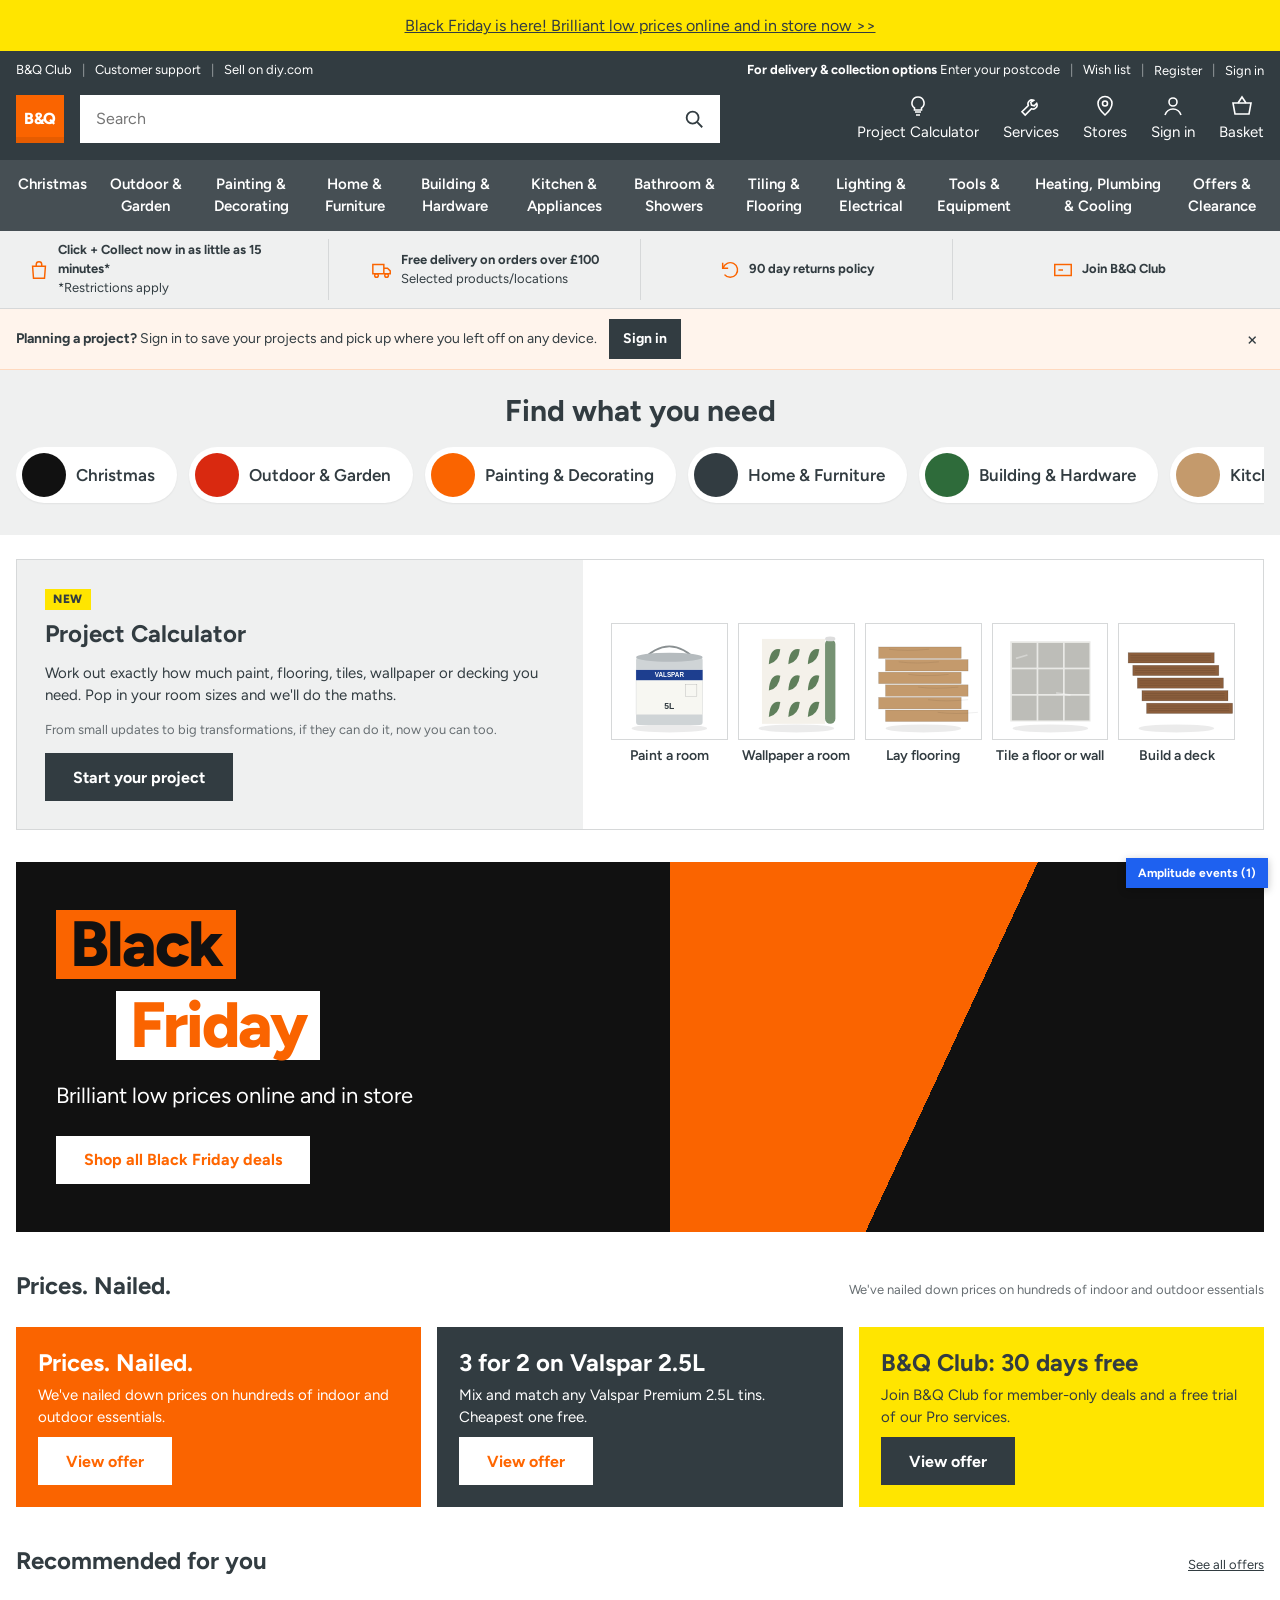
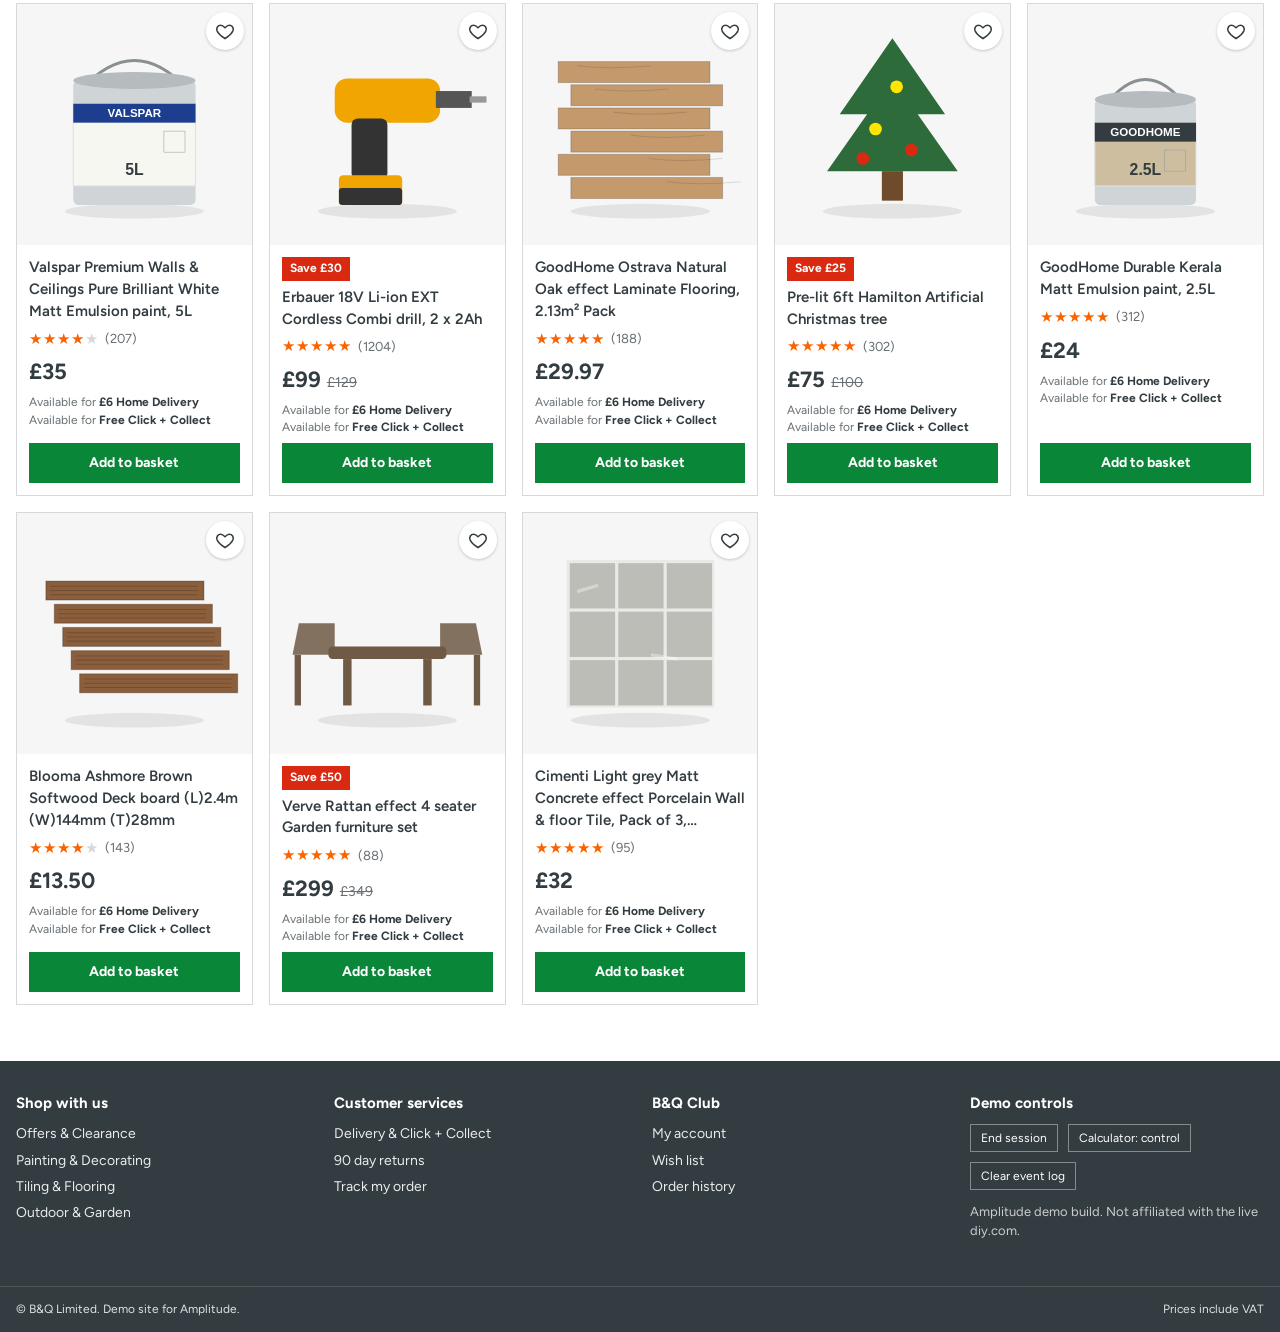
<file: index.html>
<!doctype html>
<html lang="en-GB">
<head>
<meta charset="utf-8">
<meta name="viewport" content="width=device-width, initial-scale=1">
<!-- Analytics + Session Replay (unified smart loader) -->
<script src="https://cdn.amplitude.com/script/c4f6abd9bf3540b35420fd5018dab420.js"></script>
<!-- Web Experiment — required for the visual editor to attach -->
<script src="https://cdn.amplitude.com/script/c4f6abd9bf3540b35420fd5018dab420.experiment.js"></script>
<!-- Guides & Surveys -->
<script src="https://cdn.amplitude.com/script/c4f6abd9bf3540b35420fd5018dab420.engagement.js"></script>
<script>
  // Calculator experiment preview override (?calc_variant=treatment|control), applied before first paint.
  // The live treatment is served by Web Experiment flag "calculator-item-search-improvement" (see README).
  (function () { try {
    var q = new URLSearchParams(location.search).get('calc_variant');
    if (q) localStorage.setItem('bq_calc_variant', JSON.stringify(q));
    if (JSON.parse(localStorage.getItem('bq_calc_variant') || 'null') === 'treatment') document.documentElement.classList.add('calc-improved');
  } catch (e) {} })();
  if (window.amplitude) {
    if (window.sessionReplay) amplitude.add(window.sessionReplay.plugin({ sampleRate: 1 }));
    if (window.engagement)    amplitude.add(window.engagement.plugin());
    amplitude.init("c4f6abd9bf3540b35420fd5018dab420", {
      fetchRemoteConfig: true,
      autocapture: {
        attribution: true, pageViews: true, sessions: true, formInteractions: true, fileDownloads: true,
        elementInteractions: true, frustrationInteractions: true,
        // Failed API calls (4xx/5xx) and requests with no response (0) feed Session Replay error analytics
        networkTracking: { captureRules: [{ statusCodeRange: "0,400-599" }] }
      }
    });
  }
</script>
<title>DIY Products at Everyday Low Prices at B&amp;Q</title>
<meta name="description" content="DIY products at everyday low prices. Amplitude demo build.">
<link rel="preconnect" href="https://fonts.googleapis.com">
<link rel="preconnect" href="https://fonts.gstatic.com" crossorigin>
<link rel="stylesheet" href="https://fonts.googleapis.com/css2?family=Figtree:wght@400;600;700;800&amp;display=swap">
<link rel="stylesheet" href="./assets/css/app.css">
</head>
<body data-page="home">
<div id="site-header"></div>
<main>
<section class="find"><div class="wrap"><h2>Find what you need</h2><div class="chips" id="chips"></div></div></section>
<div class="wrap" style="padding-top:24px">
  <section id="project-calculator">
    <div class="calc-promo">
      <div class="left">
        <span class="tag-new">New</span>
        <h2 style="margin-top:10px">Project Calculator</h2>
        <p>Work out exactly how much paint, flooring, tiles, wallpaper or decking you need. Pop in your room sizes and we'll do the maths.</p>
        <p class="muted small">From small updates to big transformations, if they can do it, now you can too.</p>
        <a class="btn btn-dark" href="calculator.html">Start your project</a>
      </div>
      <div class="right" id="calcTiles"></div>
    </div>
  </section>
  <section class="section" id="recentSec" hidden><div class="section-head"><h2>Recently viewed</h2></div><div class="grid" id="recent"></div></section>
  <section class="section">
  <div class="hero" aria-label="Black Friday">
    <div class="copy">
      <span class="stamp">Black</span><span class="stamp">Friday</span>
      <p>Brilliant low prices online and in store</p>
      <a class="btn btn-promo" href="category.html?c=offers" style="align-self:flex-start">Shop all Black Friday deals</a>
    </div>
    <div class="art" aria-hidden="true"></div>
  </div>
  </section>
  <section class="section"><div class="section-head"><h2>Prices. Nailed.</h2><span class="small muted">We've nailed down prices on hundreds of indoor and outdoor essentials</span></div><div class="offer-grid" id="offers"></div></section>
  <section class="section"><div class="section-head"><h2>Recommended for you</h2><a href="category.html?c=offers" class="small">See all offers</a></div><div class="grid" id="recs"></div></section>
</div>
</main>
<div id="site-footer"></div>
<script src="./assets/js/catalogue.js"></script>
<script src="./assets/js/app.js"></script>
</body>
</html>
</file>
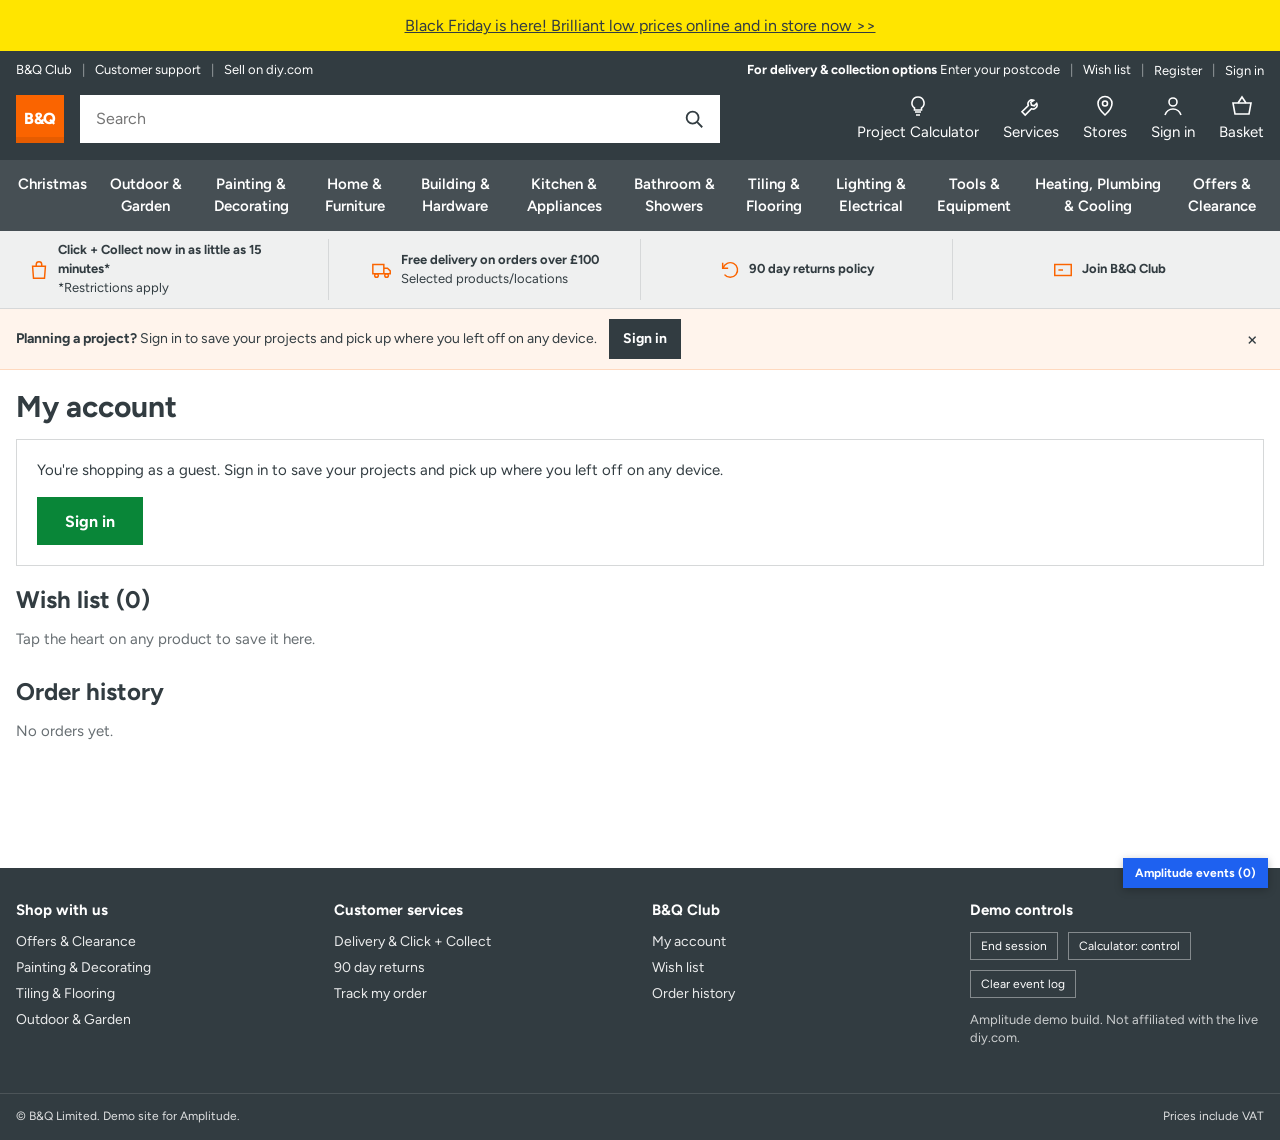
<file: account.html>
<!doctype html>
<html lang="en-GB">
<head>
<meta charset="utf-8">
<meta name="viewport" content="width=device-width, initial-scale=1">
<!-- Analytics + Session Replay (unified smart loader) -->
<script src="https://cdn.amplitude.com/script/c4f6abd9bf3540b35420fd5018dab420.js"></script>
<!-- Web Experiment — required for the visual editor to attach -->
<script src="https://cdn.amplitude.com/script/c4f6abd9bf3540b35420fd5018dab420.experiment.js"></script>
<!-- Guides & Surveys -->
<script src="https://cdn.amplitude.com/script/c4f6abd9bf3540b35420fd5018dab420.engagement.js"></script>
<script>
  // Calculator experiment preview override (?calc_variant=treatment|control), applied before first paint.
  // The live treatment is served by Web Experiment flag "calculator-item-search-improvement" (see README).
  (function () { try {
    var q = new URLSearchParams(location.search).get('calc_variant');
    if (q) localStorage.setItem('bq_calc_variant', JSON.stringify(q));
    if (JSON.parse(localStorage.getItem('bq_calc_variant') || 'null') === 'treatment') document.documentElement.classList.add('calc-improved');
  } catch (e) {} })();
  if (window.amplitude) {
    if (window.sessionReplay) amplitude.add(window.sessionReplay.plugin({ sampleRate: 1 }));
    if (window.engagement)    amplitude.add(window.engagement.plugin());
    amplitude.init("c4f6abd9bf3540b35420fd5018dab420", {
      fetchRemoteConfig: true,
      autocapture: {
        attribution: true, pageViews: true, sessions: true, formInteractions: true, fileDownloads: true,
        elementInteractions: true, frustrationInteractions: true,
        // Failed API calls (4xx/5xx) and requests with no response (0) feed Session Replay error analytics
        networkTracking: { captureRules: [{ statusCodeRange: "0,400-599" }] }
      }
    });
  }
</script>
<title>My account | DIY at B&amp;Q</title>
<meta name="description" content="DIY products at everyday low prices. Amplitude demo build.">
<link rel="preconnect" href="https://fonts.googleapis.com">
<link rel="preconnect" href="https://fonts.gstatic.com" crossorigin>
<link rel="stylesheet" href="https://fonts.googleapis.com/css2?family=Figtree:wght@400;600;700;800&amp;display=swap">
<link rel="stylesheet" href="./assets/css/app.css">
</head>
<body data-page="account">
<div id="site-header"></div>
<main class="wrap" style="padding-top:20px"><div id="account"></div></main>
<div id="site-footer"></div>
<script src="./assets/js/catalogue.js"></script>
<script src="./assets/js/app.js"></script>
</body>
</html>
</file>
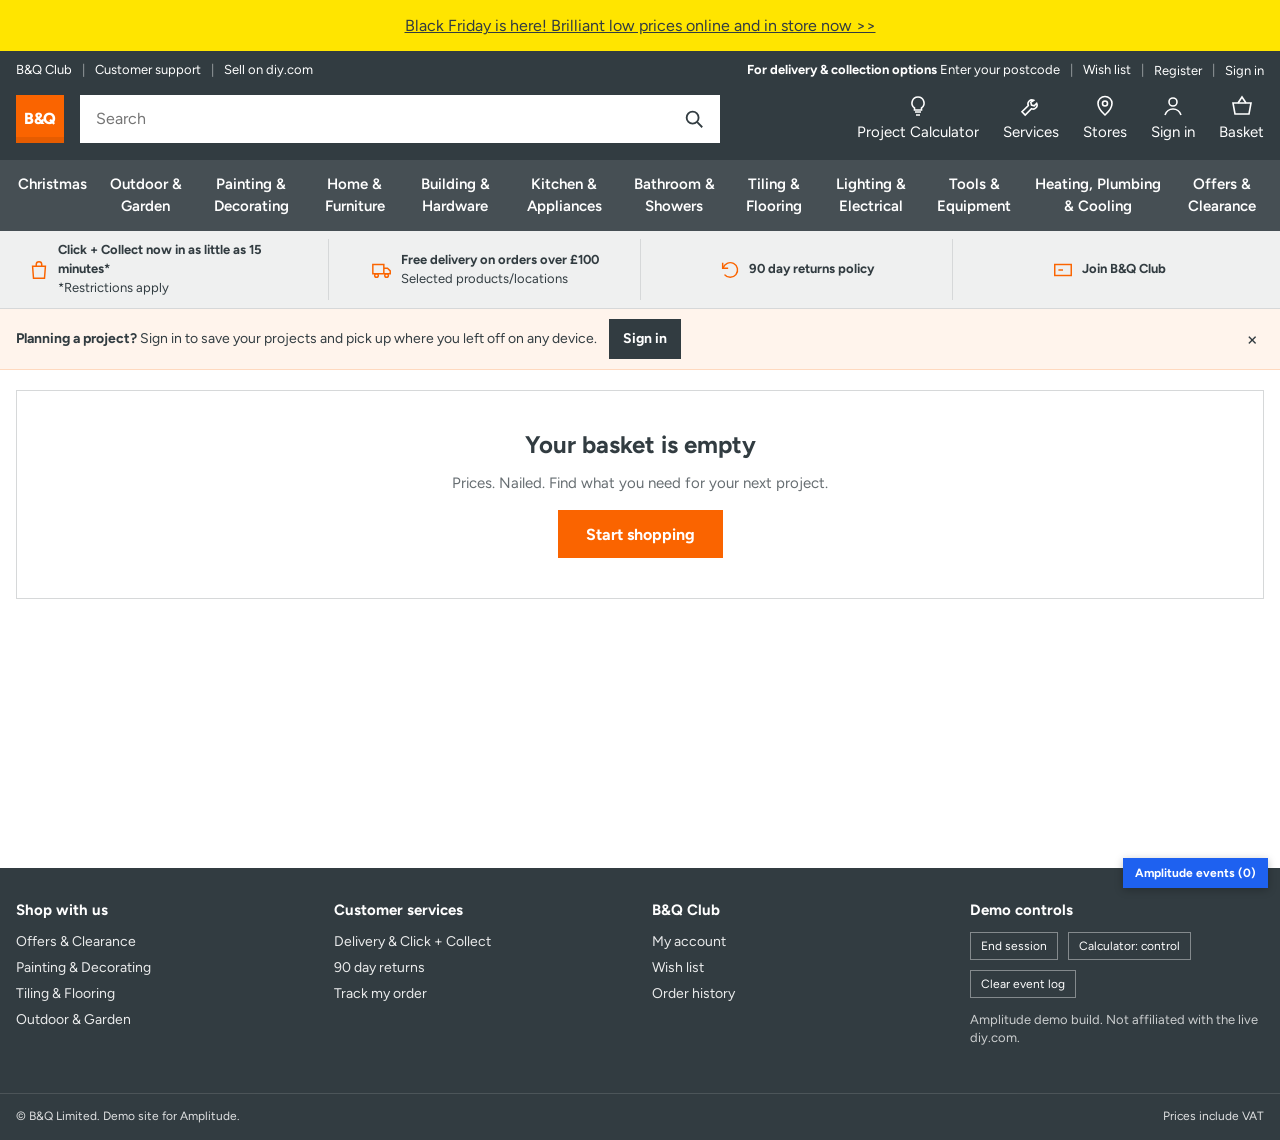
<file: basket.html>
<!doctype html>
<html lang="en-GB">
<head>
<meta charset="utf-8">
<meta name="viewport" content="width=device-width, initial-scale=1">
<!-- Analytics + Session Replay (unified smart loader) -->
<script src="https://cdn.amplitude.com/script/c4f6abd9bf3540b35420fd5018dab420.js"></script>
<!-- Web Experiment — required for the visual editor to attach -->
<script src="https://cdn.amplitude.com/script/c4f6abd9bf3540b35420fd5018dab420.experiment.js"></script>
<!-- Guides & Surveys -->
<script src="https://cdn.amplitude.com/script/c4f6abd9bf3540b35420fd5018dab420.engagement.js"></script>
<script>
  // Calculator experiment preview override (?calc_variant=treatment|control), applied before first paint.
  // The live treatment is served by Web Experiment flag "calculator-item-search-improvement" (see README).
  (function () { try {
    var q = new URLSearchParams(location.search).get('calc_variant');
    if (q) localStorage.setItem('bq_calc_variant', JSON.stringify(q));
    if (JSON.parse(localStorage.getItem('bq_calc_variant') || 'null') === 'treatment') document.documentElement.classList.add('calc-improved');
  } catch (e) {} })();
  if (window.amplitude) {
    if (window.sessionReplay) amplitude.add(window.sessionReplay.plugin({ sampleRate: 1 }));
    if (window.engagement)    amplitude.add(window.engagement.plugin());
    amplitude.init("c4f6abd9bf3540b35420fd5018dab420", {
      fetchRemoteConfig: true,
      autocapture: {
        attribution: true, pageViews: true, sessions: true, formInteractions: true, fileDownloads: true,
        elementInteractions: true, frustrationInteractions: true,
        // Failed API calls (4xx/5xx) and requests with no response (0) feed Session Replay error analytics
        networkTracking: { captureRules: [{ statusCodeRange: "0,400-599" }] }
      }
    });
  }
</script>
<title>Your basket | DIY at B&amp;Q</title>
<meta name="description" content="DIY products at everyday low prices. Amplitude demo build.">
<link rel="preconnect" href="https://fonts.googleapis.com">
<link rel="preconnect" href="https://fonts.gstatic.com" crossorigin>
<link rel="stylesheet" href="https://fonts.googleapis.com/css2?family=Figtree:wght@400;600;700;800&amp;display=swap">
<link rel="stylesheet" href="./assets/css/app.css">
</head>
<body data-page="basket">
<div id="site-header"></div>
<main class="wrap" style="padding-top:20px"><div id="basket"></div></main>
<div id="site-footer"></div>
<script src="./assets/js/catalogue.js"></script>
<script src="./assets/js/app.js"></script>
</body>
</html>
</file>
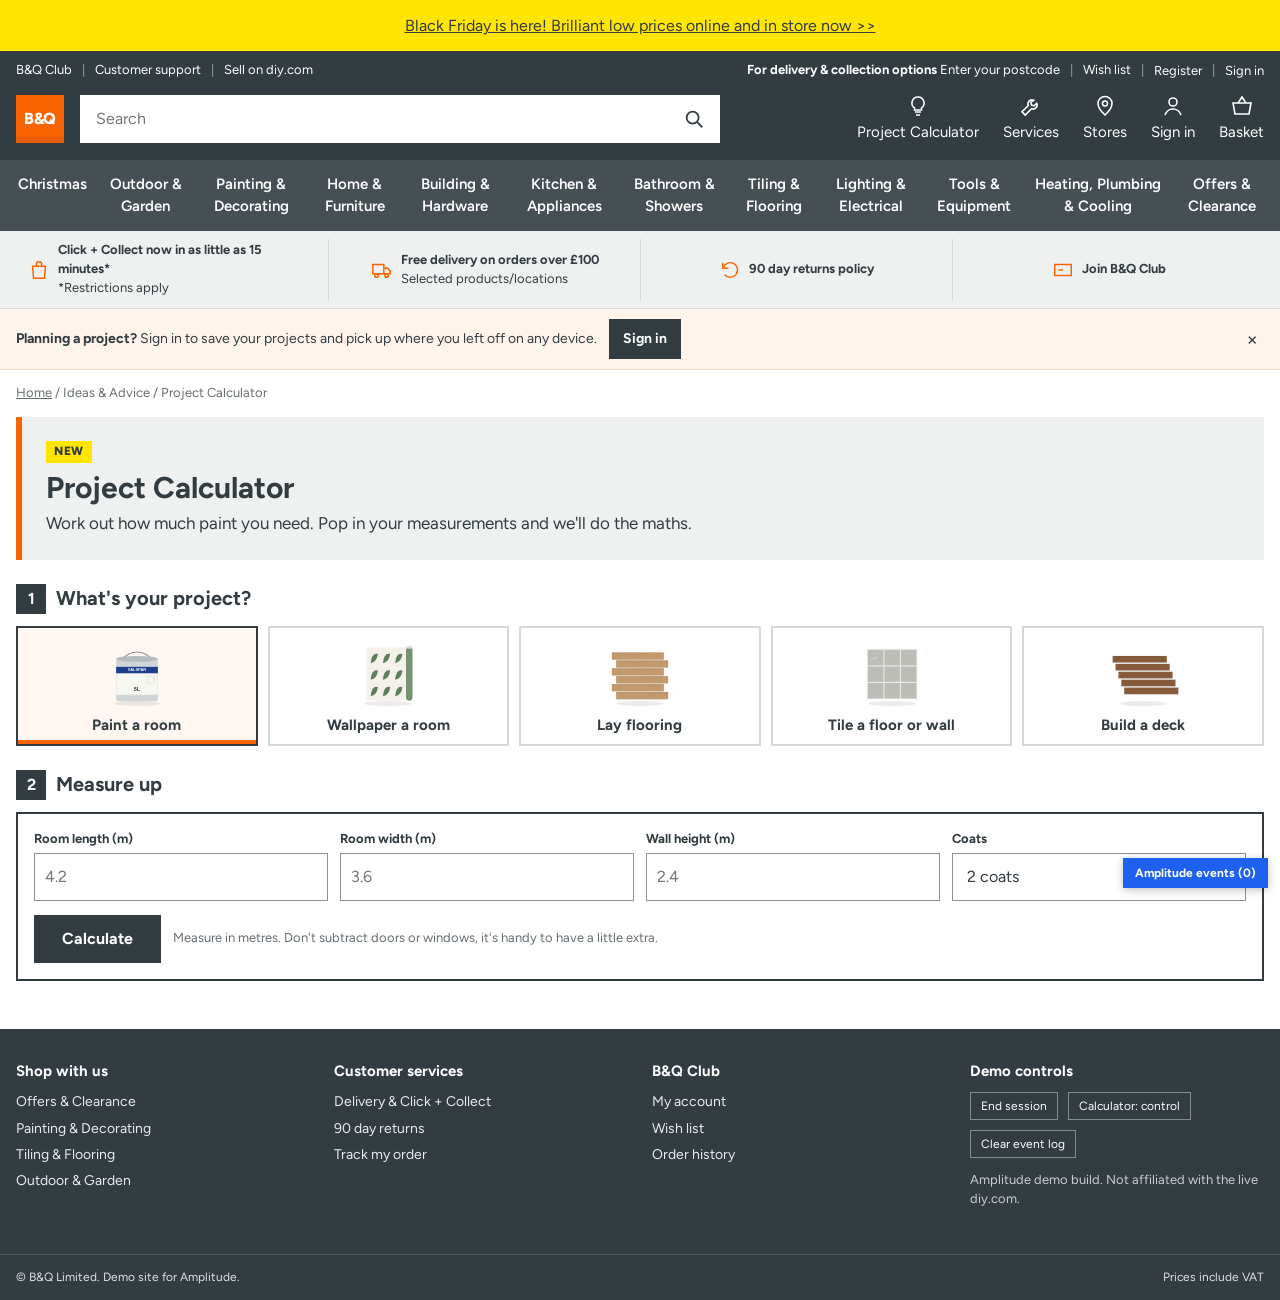
<file: calculator.html>
<!doctype html>
<html lang="en-GB">
<head>
<meta charset="utf-8">
<meta name="viewport" content="width=device-width, initial-scale=1">
<!-- Analytics + Session Replay (unified smart loader) -->
<script src="https://cdn.amplitude.com/script/c4f6abd9bf3540b35420fd5018dab420.js"></script>
<!-- Web Experiment — required for the visual editor to attach -->
<script src="https://cdn.amplitude.com/script/c4f6abd9bf3540b35420fd5018dab420.experiment.js"></script>
<!-- Guides & Surveys -->
<script src="https://cdn.amplitude.com/script/c4f6abd9bf3540b35420fd5018dab420.engagement.js"></script>
<script>
  // Calculator experiment preview override (?calc_variant=treatment|control), applied before first paint.
  // The live treatment is served by Web Experiment flag "calculator-item-search-improvement" (see README).
  (function () { try {
    var q = new URLSearchParams(location.search).get('calc_variant');
    if (q) localStorage.setItem('bq_calc_variant', JSON.stringify(q));
    if (JSON.parse(localStorage.getItem('bq_calc_variant') || 'null') === 'treatment') document.documentElement.classList.add('calc-improved');
  } catch (e) {} })();
  if (window.amplitude) {
    if (window.sessionReplay) amplitude.add(window.sessionReplay.plugin({ sampleRate: 1 }));
    if (window.engagement)    amplitude.add(window.engagement.plugin());
    amplitude.init("c4f6abd9bf3540b35420fd5018dab420", {
      fetchRemoteConfig: true,
      autocapture: {
        attribution: true, pageViews: true, sessions: true, formInteractions: true, fileDownloads: true,
        elementInteractions: true, frustrationInteractions: true,
        // Failed API calls (4xx/5xx) and requests with no response (0) feed Session Replay error analytics
        networkTracking: { captureRules: [{ statusCodeRange: "0,400-599" }] }
      }
    });
  }
</script>
<title>Project Calculator | DIY at B&amp;Q</title>
<meta name="description" content="DIY products at everyday low prices. Amplitude demo build.">
<link rel="preconnect" href="https://fonts.googleapis.com">
<link rel="preconnect" href="https://fonts.gstatic.com" crossorigin>
<link rel="stylesheet" href="https://fonts.googleapis.com/css2?family=Figtree:wght@400;600;700;800&amp;display=swap">
<link rel="stylesheet" href="./assets/css/app.css">
</head>
<body data-page="calculator">
<div id="site-header"></div>
<main class="wrap">
<div class="crumbs"><a href="index.html">Home</a> / Ideas &amp; Advice / Project Calculator</div>
<section class="calc-hero">
  <span class="tag-new">New</span>
  <h1>Project Calculator</h1>
  <p id="calcIntro">Work out how much you need. Pop in your measurements and we'll do the maths.</p>
</section>
<h2 class="calc-step"><span class="n">1</span>What's your project?</h2>
<div class="calc-types" id="calcTypes" role="group" aria-label="Project type"></div>
<h2 class="calc-step"><span class="n">2</span>Measure up</h2>
<div id="calcMount"></div>
</main>
<div id="site-footer"></div>
<script src="./assets/js/catalogue.js"></script>
<script src="./assets/js/app.js"></script>
</body>
</html>
</file>
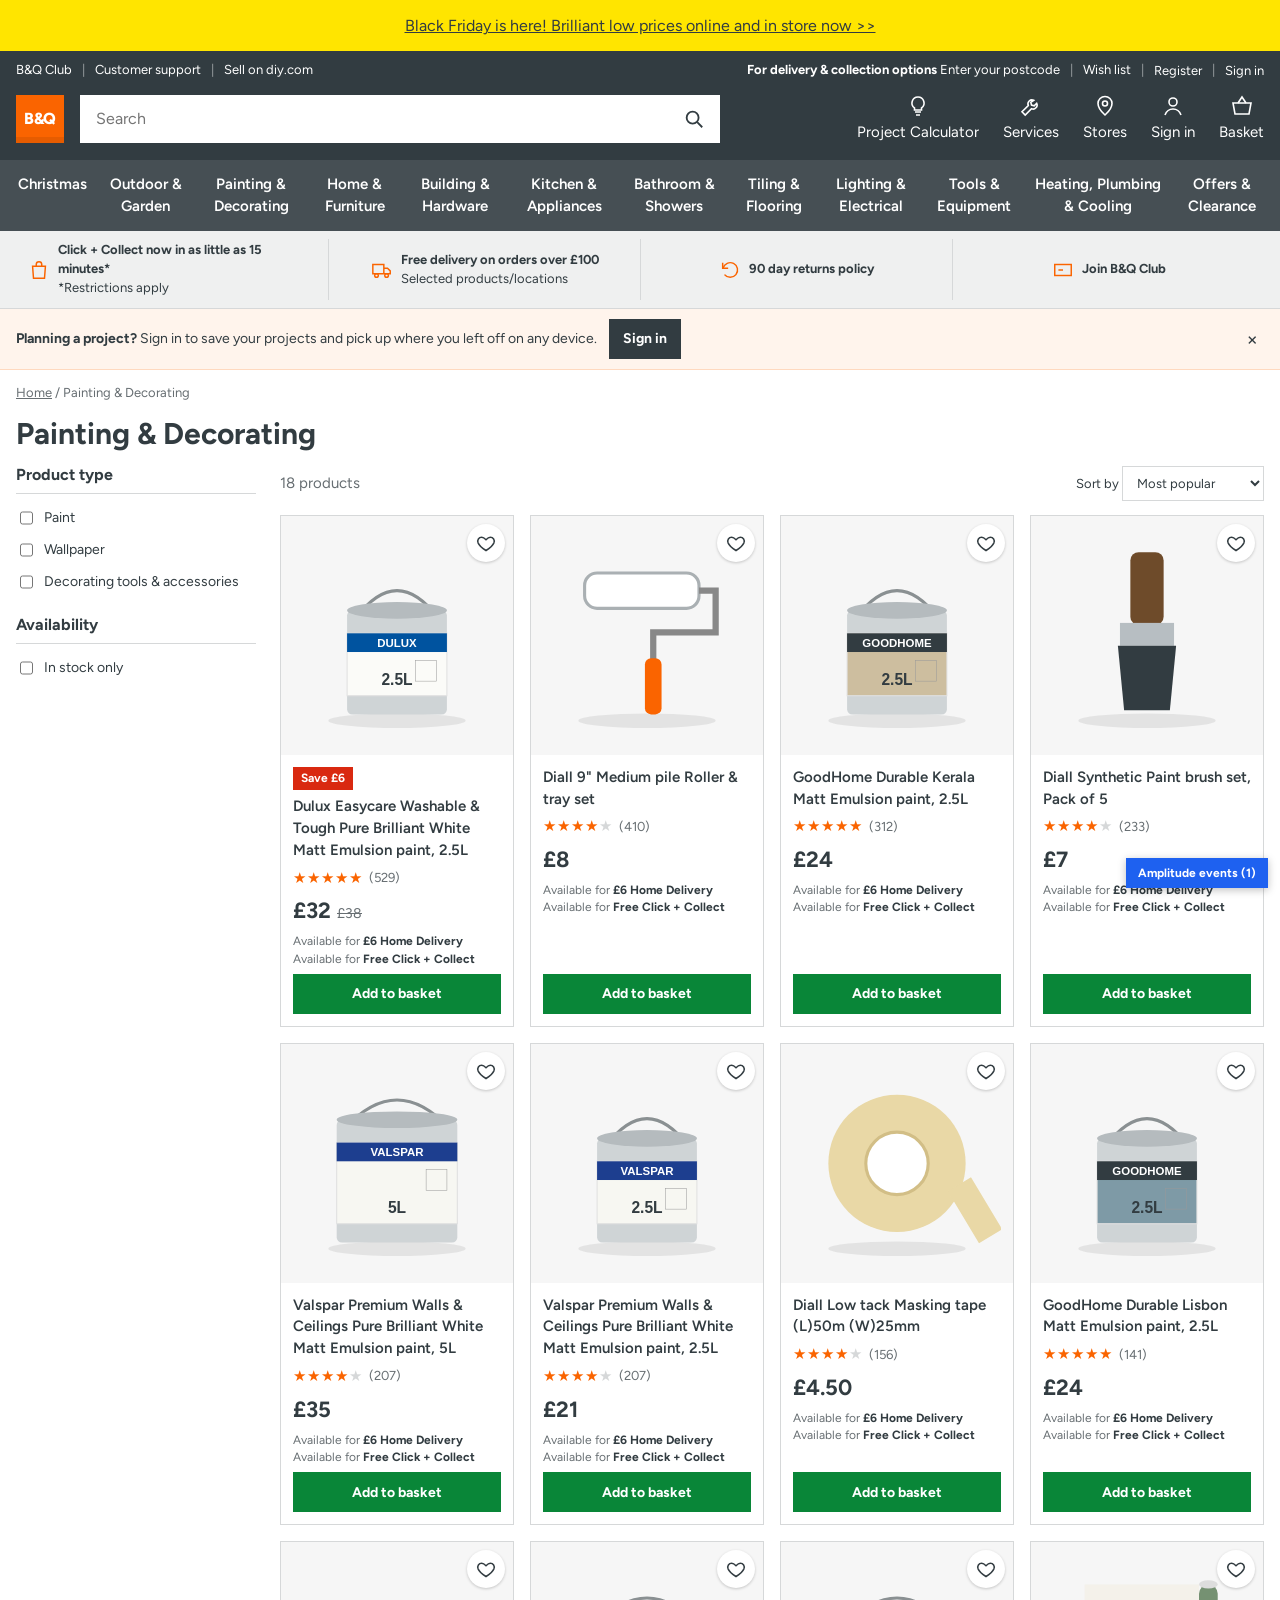
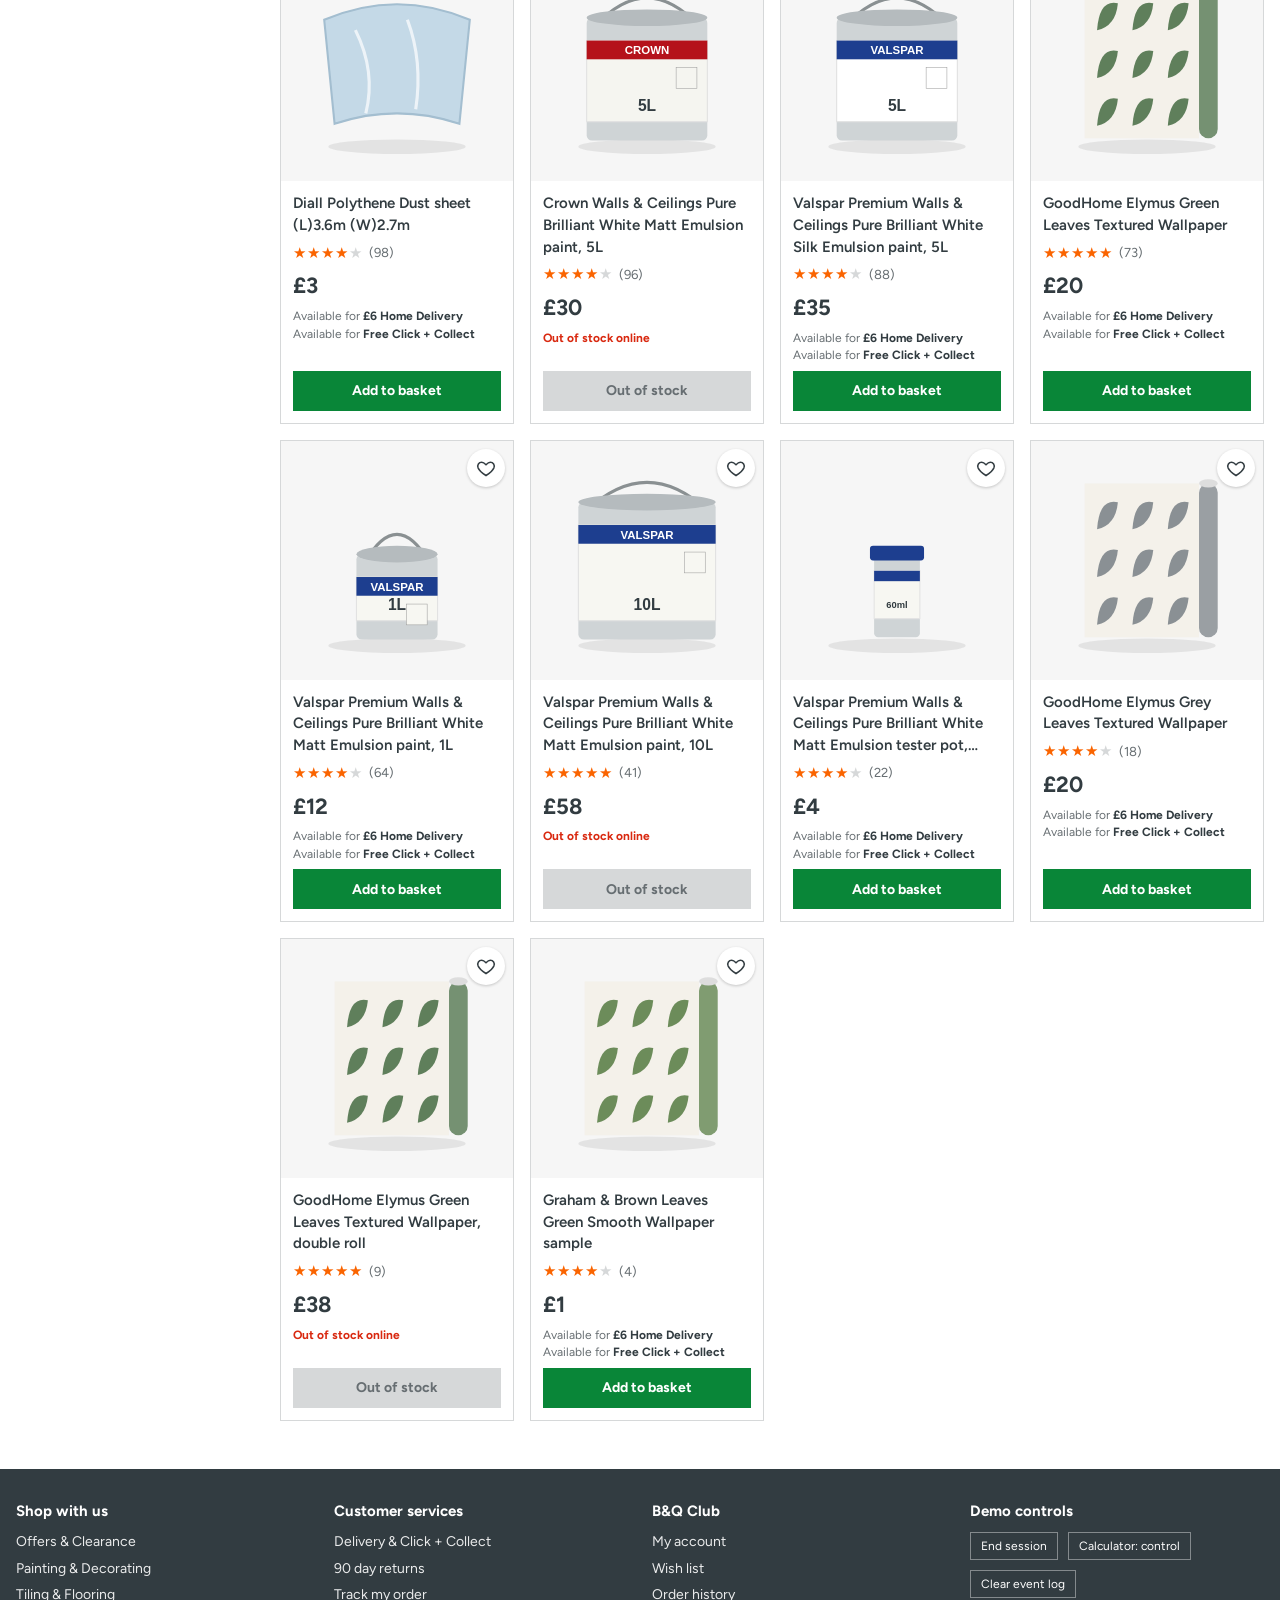
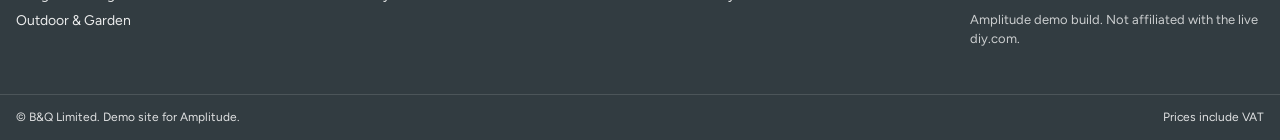
<file: category.html>
<!doctype html>
<html lang="en-GB">
<head>
<meta charset="utf-8">
<meta name="viewport" content="width=device-width, initial-scale=1">
<!-- Analytics + Session Replay (unified smart loader) -->
<script src="https://cdn.amplitude.com/script/c4f6abd9bf3540b35420fd5018dab420.js"></script>
<!-- Web Experiment — required for the visual editor to attach -->
<script src="https://cdn.amplitude.com/script/c4f6abd9bf3540b35420fd5018dab420.experiment.js"></script>
<!-- Guides & Surveys -->
<script src="https://cdn.amplitude.com/script/c4f6abd9bf3540b35420fd5018dab420.engagement.js"></script>
<script>
  // Calculator experiment preview override (?calc_variant=treatment|control), applied before first paint.
  // The live treatment is served by Web Experiment flag "calculator-item-search-improvement" (see README).
  (function () { try {
    var q = new URLSearchParams(location.search).get('calc_variant');
    if (q) localStorage.setItem('bq_calc_variant', JSON.stringify(q));
    if (JSON.parse(localStorage.getItem('bq_calc_variant') || 'null') === 'treatment') document.documentElement.classList.add('calc-improved');
  } catch (e) {} })();
  if (window.amplitude) {
    if (window.sessionReplay) amplitude.add(window.sessionReplay.plugin({ sampleRate: 1 }));
    if (window.engagement)    amplitude.add(window.engagement.plugin());
    amplitude.init("c4f6abd9bf3540b35420fd5018dab420", {
      fetchRemoteConfig: true,
      autocapture: {
        attribution: true, pageViews: true, sessions: true, formInteractions: true, fileDownloads: true,
        elementInteractions: true, frustrationInteractions: true,
        // Failed API calls (4xx/5xx) and requests with no response (0) feed Session Replay error analytics
        networkTracking: { captureRules: [{ statusCodeRange: "0,400-599" }] }
      }
    });
  }
</script>
<title>Shop by department | DIY at B&amp;Q</title>
<meta name="description" content="DIY products at everyday low prices. Amplitude demo build.">
<link rel="preconnect" href="https://fonts.googleapis.com">
<link rel="preconnect" href="https://fonts.gstatic.com" crossorigin>
<link rel="stylesheet" href="https://fonts.googleapis.com/css2?family=Figtree:wght@400;600;700;800&amp;display=swap">
<link rel="stylesheet" href="./assets/css/app.css">
</head>
<body data-page="category">
<div id="site-header"></div>
<main class="wrap">
<div class="crumbs" id="crumbs"></div>
<h1 id="catTitle"></h1>
<div class="listing">
  <aside class="filters" id="filters" aria-label="Filters"></aside>
  <div>
    <div class="toolbar"><span id="count" class="muted"></span>
      <label class="small">Sort by <select id="sort"><option value="pop">Most popular</option><option value="rating">Top rated</option><option value="low">Price: low to high</option><option value="high">Price: high to low</option></select></label></div>
    <div class="grid" id="grid"></div>
  </div>
</div>
</main>
<div id="site-footer"></div>
<script src="./assets/js/catalogue.js"></script>
<script src="./assets/js/app.js"></script>
</body>
</html>
</file>
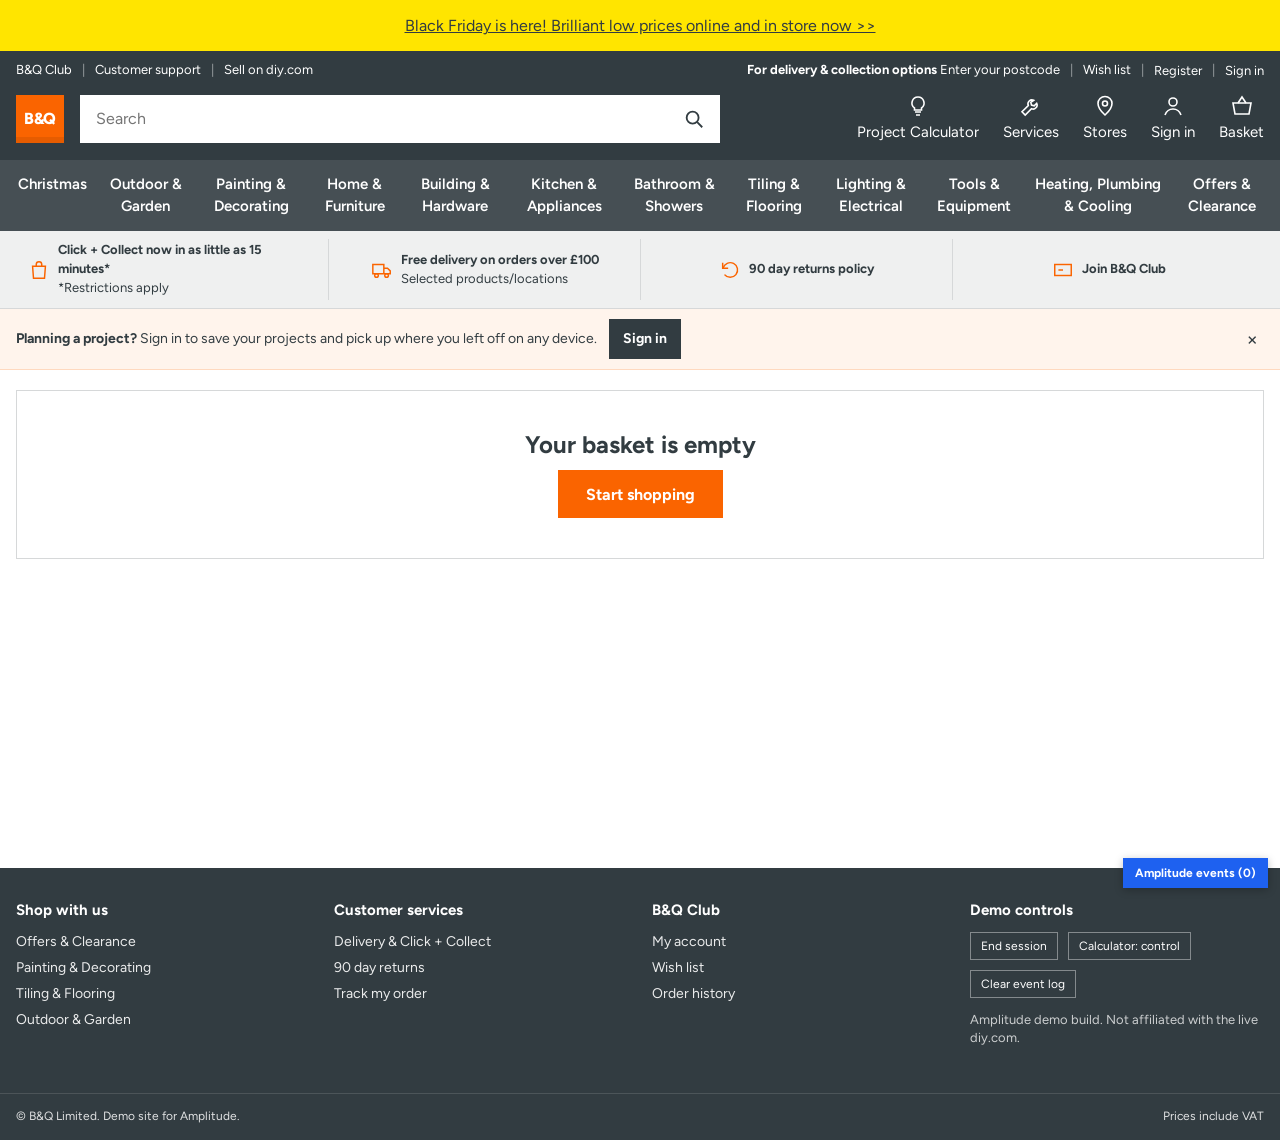
<file: checkout.html>
<!doctype html>
<html lang="en-GB">
<head>
<meta charset="utf-8">
<meta name="viewport" content="width=device-width, initial-scale=1">
<!-- Analytics + Session Replay (unified smart loader) -->
<script src="https://cdn.amplitude.com/script/c4f6abd9bf3540b35420fd5018dab420.js"></script>
<!-- Web Experiment — required for the visual editor to attach -->
<script src="https://cdn.amplitude.com/script/c4f6abd9bf3540b35420fd5018dab420.experiment.js"></script>
<!-- Guides & Surveys -->
<script src="https://cdn.amplitude.com/script/c4f6abd9bf3540b35420fd5018dab420.engagement.js"></script>
<script>
  // Calculator experiment preview override (?calc_variant=treatment|control), applied before first paint.
  // The live treatment is served by Web Experiment flag "calculator-item-search-improvement" (see README).
  (function () { try {
    var q = new URLSearchParams(location.search).get('calc_variant');
    if (q) localStorage.setItem('bq_calc_variant', JSON.stringify(q));
    if (JSON.parse(localStorage.getItem('bq_calc_variant') || 'null') === 'treatment') document.documentElement.classList.add('calc-improved');
  } catch (e) {} })();
  if (window.amplitude) {
    if (window.sessionReplay) amplitude.add(window.sessionReplay.plugin({ sampleRate: 1 }));
    if (window.engagement)    amplitude.add(window.engagement.plugin());
    amplitude.init("c4f6abd9bf3540b35420fd5018dab420", {
      fetchRemoteConfig: true,
      autocapture: {
        attribution: true, pageViews: true, sessions: true, formInteractions: true, fileDownloads: true,
        elementInteractions: true, frustrationInteractions: true,
        // Failed API calls (4xx/5xx) and requests with no response (0) feed Session Replay error analytics
        networkTracking: { captureRules: [{ statusCodeRange: "0,400-599" }] }
      }
    });
  }
</script>
<title>Checkout | DIY at B&amp;Q</title>
<meta name="description" content="DIY products at everyday low prices. Amplitude demo build.">
<link rel="preconnect" href="https://fonts.googleapis.com">
<link rel="preconnect" href="https://fonts.gstatic.com" crossorigin>
<link rel="stylesheet" href="https://fonts.googleapis.com/css2?family=Figtree:wght@400;600;700;800&amp;display=swap">
<link rel="stylesheet" href="./assets/css/app.css">
</head>
<body data-page="checkout">
<div id="site-header"></div>
<main class="wrap" style="padding-top:20px"><div id="checkout"></div></main>
<div id="site-footer"></div>
<script src="./assets/js/catalogue.js"></script>
<script src="./assets/js/app.js"></script>
</body>
</html>
</file>
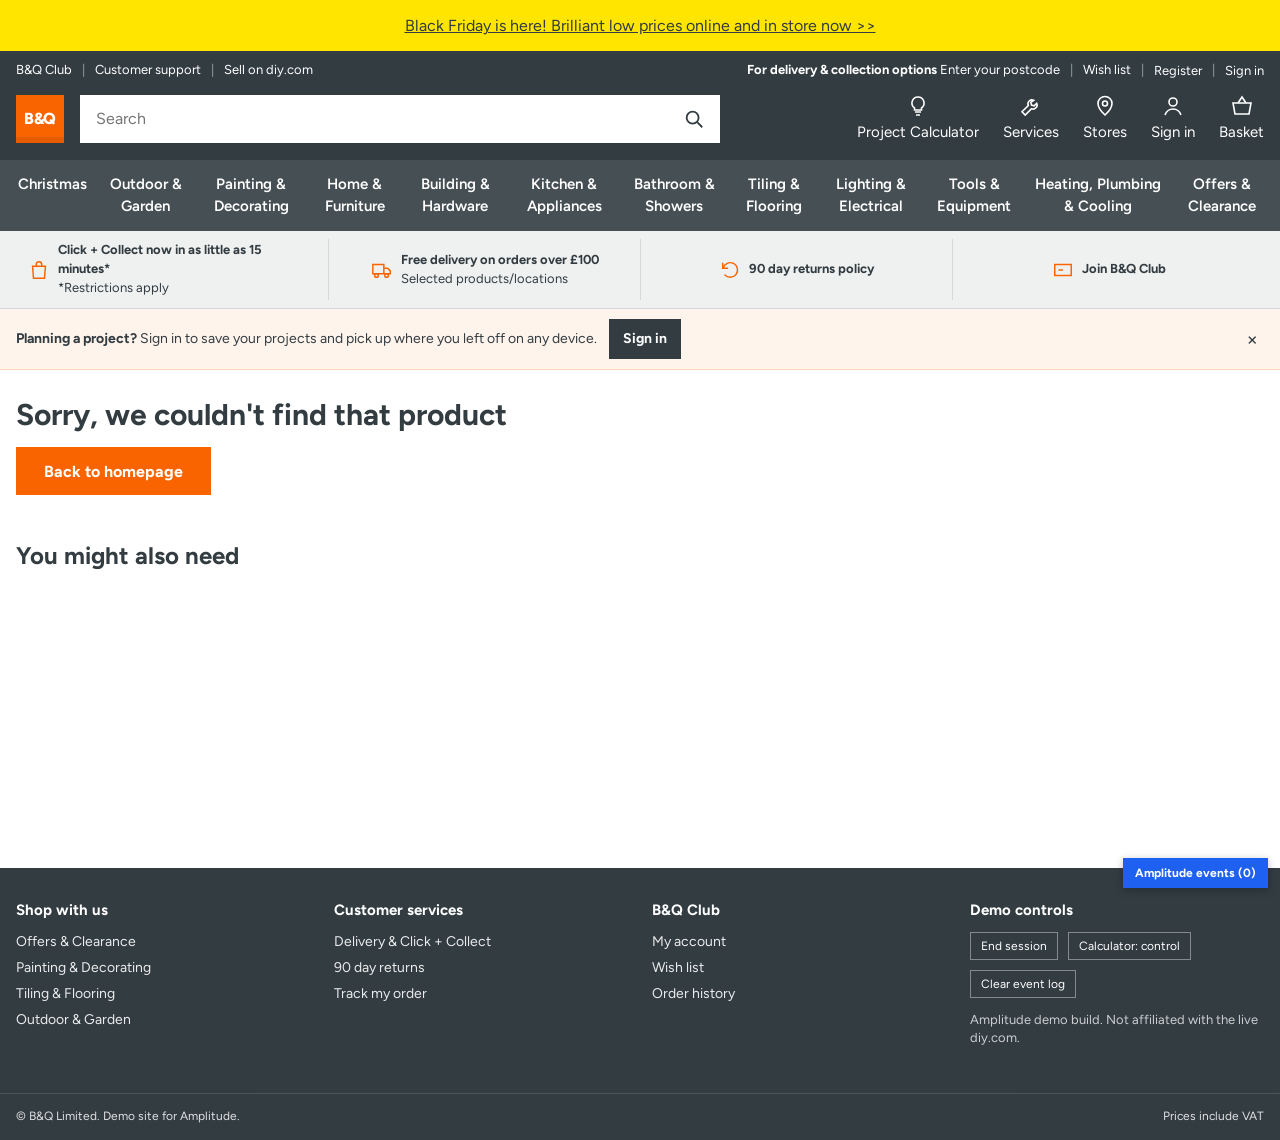
<file: product.html>
<!doctype html>
<html lang="en-GB">
<head>
<meta charset="utf-8">
<meta name="viewport" content="width=device-width, initial-scale=1">
<!-- Analytics + Session Replay (unified smart loader) -->
<script src="https://cdn.amplitude.com/script/c4f6abd9bf3540b35420fd5018dab420.js"></script>
<!-- Web Experiment — required for the visual editor to attach -->
<script src="https://cdn.amplitude.com/script/c4f6abd9bf3540b35420fd5018dab420.experiment.js"></script>
<!-- Guides & Surveys -->
<script src="https://cdn.amplitude.com/script/c4f6abd9bf3540b35420fd5018dab420.engagement.js"></script>
<script>
  // Calculator experiment preview override (?calc_variant=treatment|control), applied before first paint.
  // The live treatment is served by Web Experiment flag "calculator-item-search-improvement" (see README).
  (function () { try {
    var q = new URLSearchParams(location.search).get('calc_variant');
    if (q) localStorage.setItem('bq_calc_variant', JSON.stringify(q));
    if (JSON.parse(localStorage.getItem('bq_calc_variant') || 'null') === 'treatment') document.documentElement.classList.add('calc-improved');
  } catch (e) {} })();
  if (window.amplitude) {
    if (window.sessionReplay) amplitude.add(window.sessionReplay.plugin({ sampleRate: 1 }));
    if (window.engagement)    amplitude.add(window.engagement.plugin());
    amplitude.init("c4f6abd9bf3540b35420fd5018dab420", {
      fetchRemoteConfig: true,
      autocapture: {
        attribution: true, pageViews: true, sessions: true, formInteractions: true, fileDownloads: true,
        elementInteractions: true, frustrationInteractions: true,
        // Failed API calls (4xx/5xx) and requests with no response (0) feed Session Replay error analytics
        networkTracking: { captureRules: [{ statusCodeRange: "0,400-599" }] }
      }
    });
  }
</script>
<title>Product | DIY at B&amp;Q</title>
<meta name="description" content="DIY products at everyday low prices. Amplitude demo build.">
<link rel="preconnect" href="https://fonts.googleapis.com">
<link rel="preconnect" href="https://fonts.gstatic.com" crossorigin>
<link rel="stylesheet" href="https://fonts.googleapis.com/css2?family=Figtree:wght@400;600;700;800&amp;display=swap">
<link rel="stylesheet" href="./assets/css/app.css">
</head>
<body data-page="product">
<div id="site-header"></div>
<main class="wrap">
<div class="crumbs" id="crumbs"></div>
<div id="pdp"></div>
<section class="section"><div class="section-head"><h2>You might also need</h2></div><div class="grid" id="recs"></div></section>
</main>
<div id="site-footer"></div>
<script src="./assets/js/catalogue.js"></script>
<script src="./assets/js/app.js"></script>
</body>
</html>
</file>
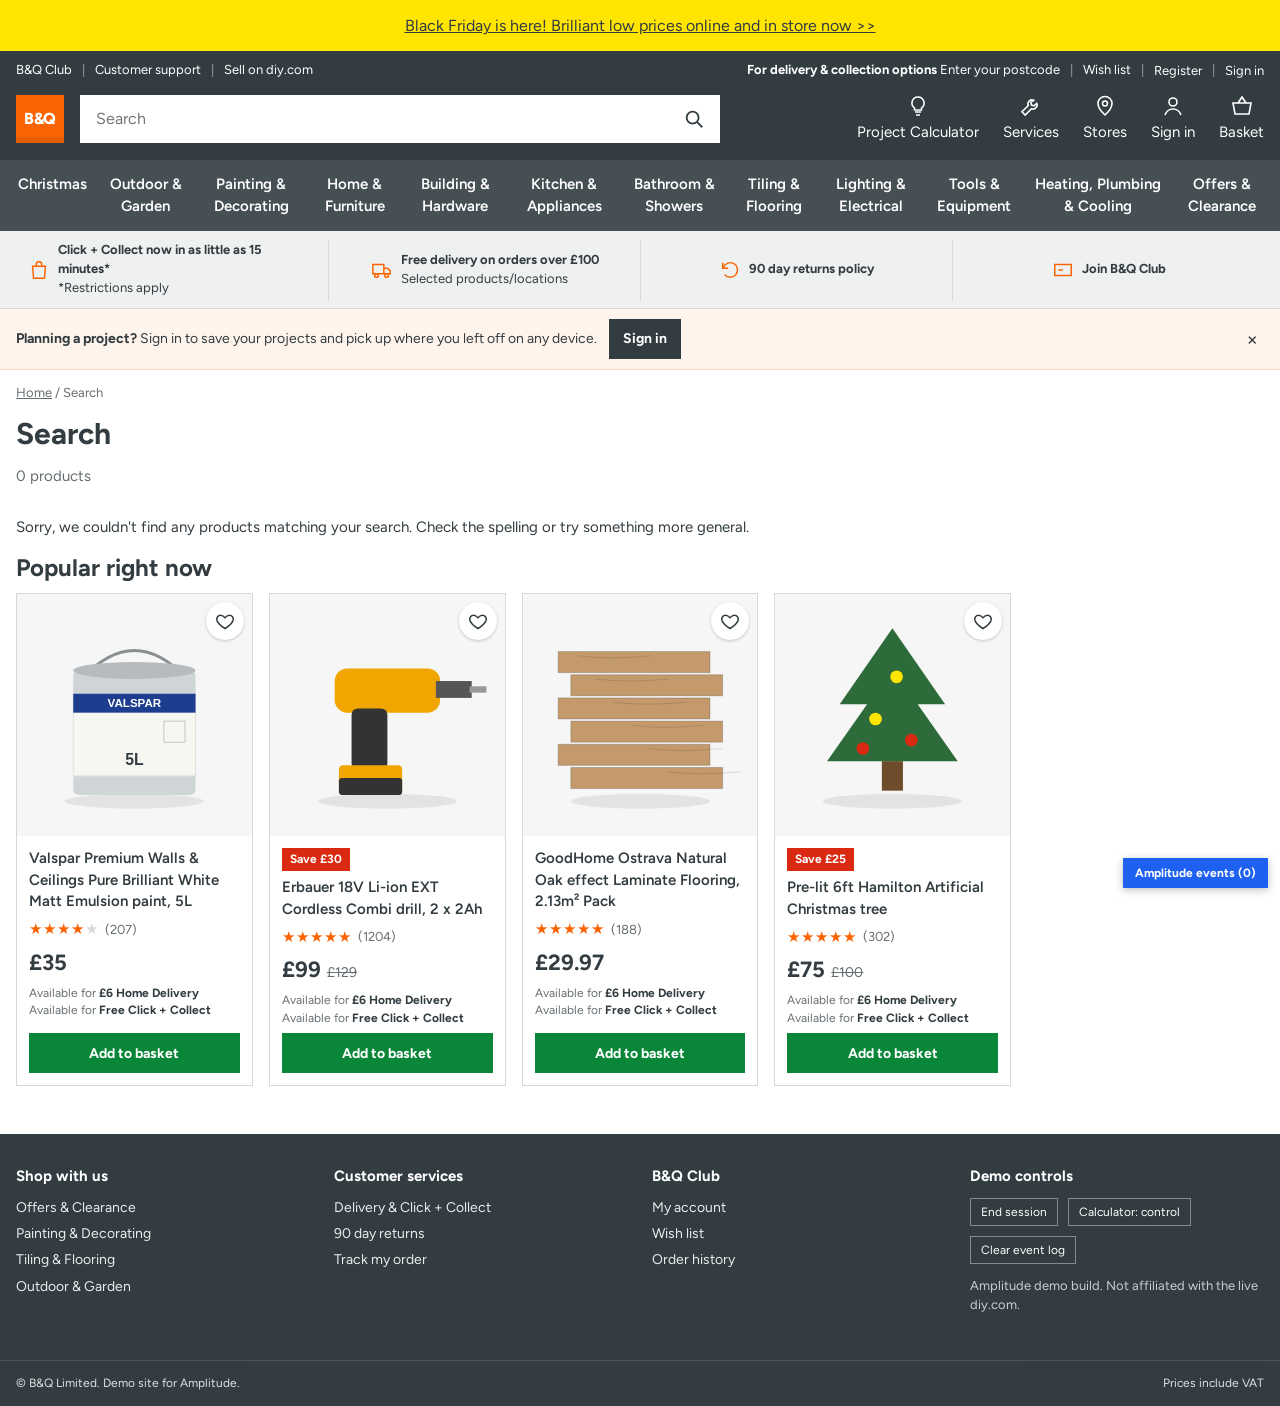
<file: search.html>
<!doctype html>
<html lang="en-GB">
<head>
<meta charset="utf-8">
<meta name="viewport" content="width=device-width, initial-scale=1">
<!-- Analytics + Session Replay (unified smart loader) -->
<script src="https://cdn.amplitude.com/script/c4f6abd9bf3540b35420fd5018dab420.js"></script>
<!-- Web Experiment — required for the visual editor to attach -->
<script src="https://cdn.amplitude.com/script/c4f6abd9bf3540b35420fd5018dab420.experiment.js"></script>
<!-- Guides & Surveys -->
<script src="https://cdn.amplitude.com/script/c4f6abd9bf3540b35420fd5018dab420.engagement.js"></script>
<script>
  // Calculator experiment preview override (?calc_variant=treatment|control), applied before first paint.
  // The live treatment is served by Web Experiment flag "calculator-item-search-improvement" (see README).
  (function () { try {
    var q = new URLSearchParams(location.search).get('calc_variant');
    if (q) localStorage.setItem('bq_calc_variant', JSON.stringify(q));
    if (JSON.parse(localStorage.getItem('bq_calc_variant') || 'null') === 'treatment') document.documentElement.classList.add('calc-improved');
  } catch (e) {} })();
  if (window.amplitude) {
    if (window.sessionReplay) amplitude.add(window.sessionReplay.plugin({ sampleRate: 1 }));
    if (window.engagement)    amplitude.add(window.engagement.plugin());
    amplitude.init("c4f6abd9bf3540b35420fd5018dab420", {
      fetchRemoteConfig: true,
      autocapture: {
        attribution: true, pageViews: true, sessions: true, formInteractions: true, fileDownloads: true,
        elementInteractions: true, frustrationInteractions: true,
        // Failed API calls (4xx/5xx) and requests with no response (0) feed Session Replay error analytics
        networkTracking: { captureRules: [{ statusCodeRange: "0,400-599" }] }
      }
    });
  }
</script>
<title>Search results | DIY at B&amp;Q</title>
<meta name="description" content="DIY products at everyday low prices. Amplitude demo build.">
<link rel="preconnect" href="https://fonts.googleapis.com">
<link rel="preconnect" href="https://fonts.gstatic.com" crossorigin>
<link rel="stylesheet" href="https://fonts.googleapis.com/css2?family=Figtree:wght@400;600;700;800&amp;display=swap">
<link rel="stylesheet" href="./assets/css/app.css">
</head>
<body data-page="search">
<div id="site-header"></div>
<main class="wrap">
<div class="crumbs"><a href="index.html">Home</a> / Search</div>
<h1 id="searchTitle"></h1>
<div class="toolbar"><span id="count" class="muted"></span></div>
<div class="grid" id="grid"></div>
<div id="empty" hidden>
  <p>Sorry, we couldn't find any products matching your search. Check the spelling or try something more general.</p>
  <h2>Popular right now</h2>
  <div class="grid" id="emptyRecs"></div>
</div>
</main>
<div id="site-footer"></div>
<script src="./assets/js/catalogue.js"></script>
<script src="./assets/js/app.js"></script>
</body>
</html>
</file>
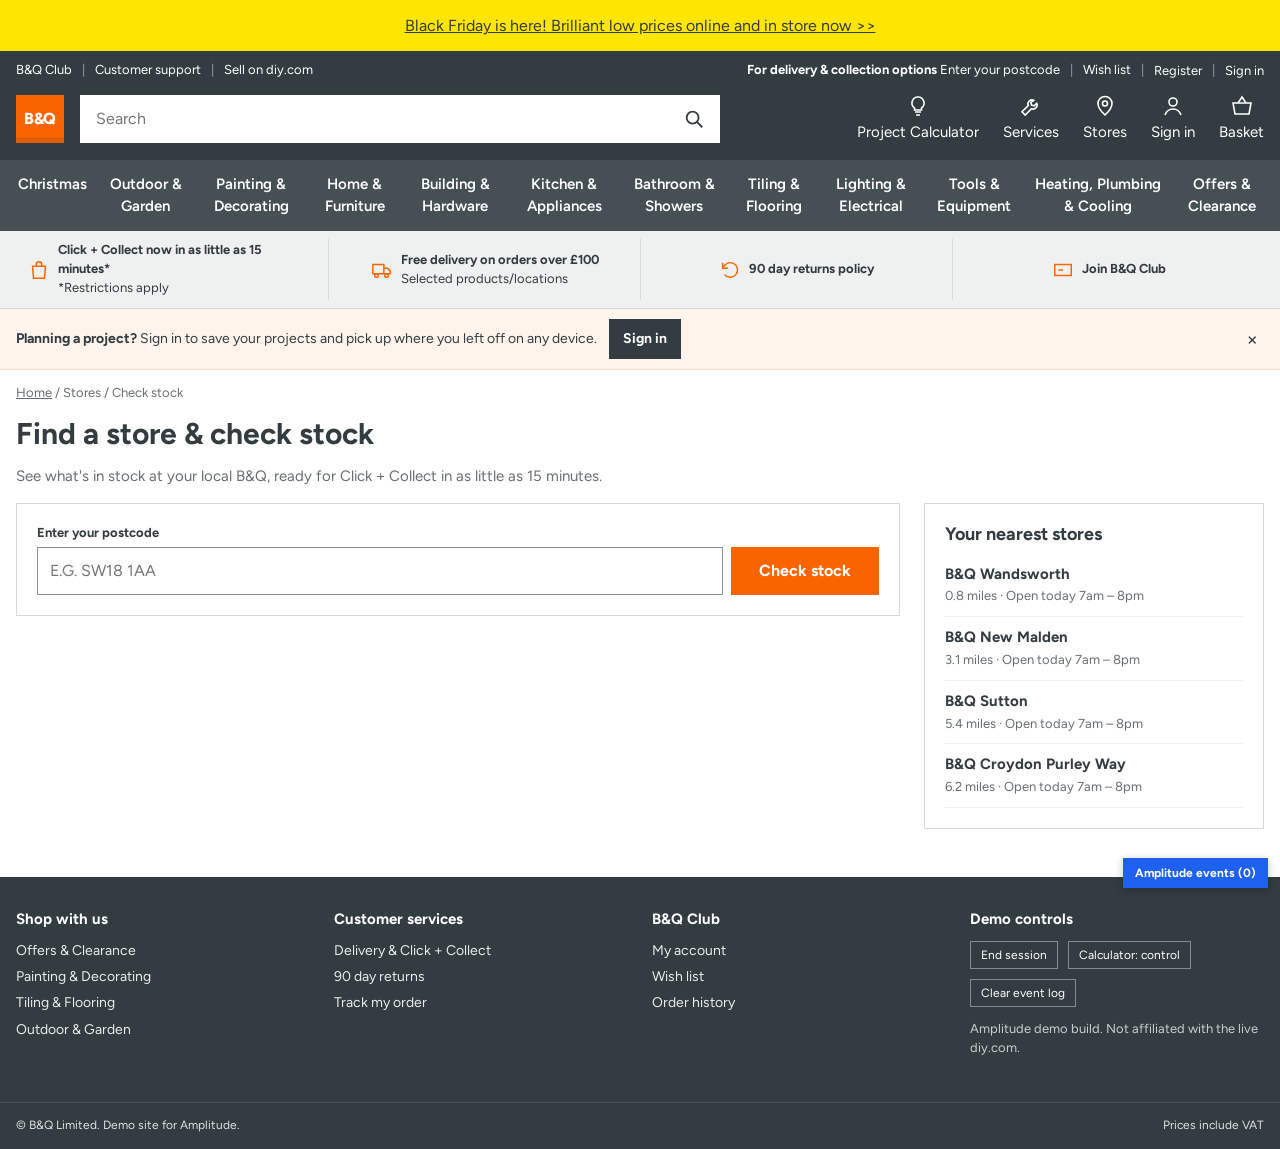
<file: stores.html>
<!doctype html>
<html lang="en-GB">
<head>
<meta charset="utf-8">
<meta name="viewport" content="width=device-width, initial-scale=1">
<!-- Analytics + Session Replay (unified smart loader) -->
<script src="https://cdn.amplitude.com/script/c4f6abd9bf3540b35420fd5018dab420.js"></script>
<!-- Web Experiment — required for the visual editor to attach -->
<script src="https://cdn.amplitude.com/script/c4f6abd9bf3540b35420fd5018dab420.experiment.js"></script>
<!-- Guides & Surveys -->
<script src="https://cdn.amplitude.com/script/c4f6abd9bf3540b35420fd5018dab420.engagement.js"></script>
<script>
  // Calculator experiment preview override (?calc_variant=treatment|control), applied before first paint.
  // The live treatment is served by Web Experiment flag "calculator-item-search-improvement" (see README).
  (function () { try {
    var q = new URLSearchParams(location.search).get('calc_variant');
    if (q) localStorage.setItem('bq_calc_variant', JSON.stringify(q));
    if (JSON.parse(localStorage.getItem('bq_calc_variant') || 'null') === 'treatment') document.documentElement.classList.add('calc-improved');
  } catch (e) {} })();
  if (window.amplitude) {
    if (window.sessionReplay) amplitude.add(window.sessionReplay.plugin({ sampleRate: 1 }));
    if (window.engagement)    amplitude.add(window.engagement.plugin());
    amplitude.init("c4f6abd9bf3540b35420fd5018dab420", {
      fetchRemoteConfig: true,
      autocapture: {
        attribution: true, pageViews: true, sessions: true, formInteractions: true, fileDownloads: true,
        elementInteractions: true, frustrationInteractions: true,
        // Failed API calls (4xx/5xx) and requests with no response (0) feed Session Replay error analytics
        networkTracking: { captureRules: [{ statusCodeRange: "0,400-599" }] }
      }
    });
  }
</script>
<title>Find a store &amp; check stock | DIY at B&amp;Q</title>
<meta name="description" content="DIY products at everyday low prices. Amplitude demo build.">
<link rel="preconnect" href="https://fonts.googleapis.com">
<link rel="preconnect" href="https://fonts.gstatic.com" crossorigin>
<link rel="stylesheet" href="https://fonts.googleapis.com/css2?family=Figtree:wght@400;600;700;800&amp;display=swap">
<link rel="stylesheet" href="./assets/css/app.css">
</head>
<body data-page="stores">
<div id="site-header"></div>
<main class="wrap">
<div class="crumbs"><a href="index.html">Home</a> / Stores / Check stock</div>
<h1>Find a store &amp; check stock</h1>
<p class="muted">See what's in stock at your local B&amp;Q, ready for Click + Collect in as little as 15 minutes.</p>
<div class="stock-layout">
  <section>
    <div id="stockFor"></div>
    <form id="stockForm" class="panel" novalidate>
      <div class="field"><label for="postcode">Enter your postcode</label>
        <div class="stock-row"><input id="postcode" autocomplete="postal-code" placeholder="e.g. SW18 1AA" enterkeyhint="search">
        <button class="btn btn-orange" type="submit">Check stock</button></div></div>
    </form>
    <div id="stockResult" aria-live="polite"></div>
  </section>
  <aside class="panel">
    <h2 style="font-size:18px">Your nearest stores</h2>
    <ul class="store-list" id="storeList"></ul>
  </aside>
</div>
</main>
<div id="site-footer"></div>
<script src="./assets/js/catalogue.js"></script>
<script src="./assets/js/app.js"></script>
</body>
</html>
</file>
<file: assets/css/app.css>
/* B&Q demo — palette captured from diy.com (see brand.md) */
:root {
  --charcoal: #323C41;
  --slate: #464F54;
  --orange: #FA6400;
  --orange-2: #FF6600;
  --green: #098638;
  --green-dark: #076b2c;
  --yellow: #FFE500;
  --red: #D92910;
  --grey: #676E72;
  --grey-2: #8A9092;
  --border: #D6D8D9;
  --surface: #EFF0F0;
  --white: #FFFFFF;
  --font: "Figtree", "Inter", Arial, sans-serif;
  --wrap: 1332px;
}
* { box-sizing: border-box; }
html { -webkit-text-size-adjust: 100%; }
body { margin: 0; font-family: var(--font); color: var(--charcoal); background: var(--white); font-size: 15px; line-height: 1.45; }
a { color: inherit; }
img, svg { max-width: 100%; }
button, input, select { font-family: inherit; font-size: inherit; color: inherit; }
h1, h2, h3 { line-height: 1.15; margin: 0 0 .5em; }
h1 { font-size: 30px; font-weight: 700; }
h2 { font-size: 24px; font-weight: 700; }
h3 { font-size: 18px; font-weight: 700; }
.wrap { max-width: var(--wrap); margin: 0 auto; padding: 0 16px; }
.sr-only { position: absolute; width: 1px; height: 1px; overflow: hidden; clip: rect(0 0 0 0); }
[hidden] { display: none !important; }

/* ---------- Buttons (square corners, bold, solid fill) ---------- */
.btn { display: inline-flex; align-items: center; justify-content: center; gap: 8px; border: 0; border-radius: 0; padding: 12px 28px; font-weight: 700; font-size: 16px; cursor: pointer; text-decoration: none; min-height: 48px; transition: background .15s, color .15s; }
.btn-buy { background: var(--green); color: #fff; }
.btn-buy:hover { background: var(--green-dark); }
.btn-buy:disabled { background: var(--border); color: var(--grey); cursor: not-allowed; }
.btn-orange { background: var(--orange); color: #fff; }
.btn-orange:hover { background: #d95600; }
.btn-promo { background: #fff; color: var(--orange-2); }
.btn-dark { background: var(--charcoal); color: #fff; }
.btn-dark:hover { background: #20282c; }
.btn-outline { background: #fff; color: var(--charcoal); box-shadow: inset 0 0 0 2px var(--charcoal); }
.btn-outline:hover { background: var(--surface); }
.btn-block { width: 100%; }
.btn-sm { padding: 8px 14px; min-height: 40px; font-size: 14px; }
.link { color: var(--charcoal); font-weight: 700; text-decoration: underline; background: none; border: 0; padding: 0; cursor: pointer; }

/* ---------- Header ---------- */
.promo-strip { background: var(--yellow); text-align: center; padding: 14px 16px; font-size: 16px; }
.promo-strip a { text-decoration: underline; }
.site-header { background: var(--charcoal); color: #fff; }
.utility { display: flex; justify-content: space-between; align-items: center; font-size: 13px; padding: 10px 16px 0; gap: 12px; }
.utility nav { display: flex; gap: 10px; align-items: center; flex-wrap: wrap; }
.utility a, .utility button { color: #fff; text-decoration: none; background: none; border: 0; padding: 0; cursor: pointer; font-size: 13px; }
.utility a:hover, .utility button:hover { text-decoration: underline; }
.utility .sep { opacity: .5; }
.mainbar { display: flex; align-items: center; gap: 16px; padding: 14px 16px 16px; }
.logo { flex: 0 0 auto; width: 48px; height: 48px; background: var(--orange); color: #fff; font-weight: 800; font-size: 16px; display: flex; align-items: center; justify-content: center; text-decoration: none; letter-spacing: -.5px; box-shadow: inset 0 -6px 0 rgba(0,0,0,.08); }
.search { flex: 1 1 auto; max-width: 640px; display: flex; background: #fff; }
.search input { flex: 1; border: 0; padding: 0 16px; height: 48px; font-size: 16px; min-width: 0; outline: none; }
.search button { width: 52px; border: 0; background: #fff; cursor: pointer; display: flex; align-items: center; justify-content: center; }
.icons { margin-left: auto; display: flex; gap: 24px; }
.icons a { color: #fff; text-decoration: none; display: flex; flex-direction: column; align-items: center; gap: 4px; font-size: 15px; position: relative; }
.icons a:hover span { text-decoration: underline; }
.icons svg { width: 24px; height: 24px; }
.badge-count { position: absolute; top: -6px; right: -2px; background: var(--orange); color: #fff; font-size: 11px; font-weight: 700; border-radius: 10px; min-width: 18px; height: 18px; display: flex; align-items: center; justify-content: center; padding: 0 4px; }
.deptnav { background: var(--slate); }
.deptnav ul { list-style: none; margin: 0 auto; padding: 0 8px; display: flex; justify-content: space-between; max-width: var(--wrap); }
.deptnav a { display: block; color: #fff; text-decoration: none; font-size: 15px; font-weight: 600; padding: 14px 10px; text-align: center; }
.deptnav a:hover, .deptnav a.active { background: var(--charcoal); }
.usp { background: var(--surface); border-bottom: 1px solid var(--border); }
.usp ul { list-style: none; margin: 0 auto; padding: 8px 16px; display: grid; grid-template-columns: repeat(4, 1fr); max-width: var(--wrap); font-size: 13px; }
.usp li { display: flex; align-items: center; gap: 8px; justify-content: center; padding: 2px 12px; border-left: 1px solid var(--border); }
.usp li:first-child { border-left: 0; }
.usp b { display: block; }
.usp svg { color: var(--orange); flex: 0 0 auto; }

/* ---------- Guest nudge ---------- */
.nudge { background: #FFF4EC; border-bottom: 1px solid #FFD9BF; font-size: 14px; }
.nudge .wrap { display: flex; align-items: center; gap: 12px; padding-top: 10px; padding-bottom: 10px; flex-wrap: wrap; }
.nudge .x { margin-left: auto; background: none; border: 0; font-size: 20px; cursor: pointer; line-height: 1; }

/* ---------- Footer ---------- */
.site-footer { background: var(--charcoal); color: #fff; margin-top: 48px; font-size: 14px; }
.site-footer .cols { display: grid; grid-template-columns: repeat(4, 1fr); gap: 24px; padding: 32px 16px; }
.site-footer h4 { margin: 0 0 10px; font-size: 15px; }
.site-footer ul { list-style: none; margin: 0; padding: 0; }
.site-footer li { margin: 6px 0; }
.site-footer a { color: #fff; text-decoration: none; opacity: .9; }
.site-footer a:hover { text-decoration: underline; }
.site-footer .legal { border-top: 1px solid rgba(255,255,255,.15); padding: 14px 16px; display: flex; justify-content: space-between; gap: 12px; flex-wrap: wrap; opacity: .85; font-size: 12px; }
.demo-tools { display: flex; gap: 10px; align-items: center; flex-wrap: wrap; }
.demo-tools button { background: transparent; color: #fff; border: 1px solid rgba(255,255,255,.4); padding: 6px 10px; cursor: pointer; font-size: 12px; }

/* ---------- Generic layout ---------- */
main { min-height: 50vh; }
.section { padding: 32px 0 8px; }
.section-head { display: flex; align-items: baseline; justify-content: space-between; gap: 12px; margin-bottom: 16px; }
.crumbs { font-size: 13px; color: var(--grey); padding: 14px 0; }
.crumbs a { color: var(--grey); }
.muted { color: var(--grey); }
.small { font-size: 13px; }
.panel { border: 1px solid var(--border); padding: 20px; background: #fff; }

/* ---------- Home ---------- */
.find { background: var(--surface); padding: 24px 0; }
.find h2 { text-align: center; font-size: 30px; }
.chips { display: flex; gap: 12px; overflow-x: auto; padding: 4px 0 8px; scrollbar-width: thin; }
.chip { flex: 0 0 auto; display: flex; align-items: center; gap: 10px; background: #fff; border-radius: 40px; padding: 6px 22px 6px 6px; text-decoration: none; font-weight: 600; font-size: 17px; box-shadow: 0 1px 2px rgba(0,0,0,.06); }
.chip i { width: 44px; height: 44px; border-radius: 50%; display: block; background: var(--orange); }
.hero { display: grid; grid-template-columns: 1.1fr 1fr; background: #111; color: #fff; min-height: 360px; position: relative; overflow: hidden; }
.hero .copy { padding: 48px 40px; display: flex; flex-direction: column; justify-content: center; gap: 12px; position: relative; z-index: 1; }
.hero .stamp { display: inline-block; background: var(--orange); color: #111; font-size: 64px; font-weight: 800; line-height: .95; padding: 4px 14px; align-self: flex-start; letter-spacing: -2px; }
.hero .stamp + .stamp { background: #fff; color: var(--orange); margin-left: 60px; }
.hero p { font-size: 22px; margin: 8px 0 12px; max-width: 420px; }
.hero .art { background: linear-gradient(115deg, var(--orange) 0 48%, #111 48%); }
.offer-grid { display: grid; grid-template-columns: repeat(3, 1fr); gap: 16px; }
.offer-card { background: var(--orange); color: #fff; padding: 22px; display: flex; flex-direction: column; gap: 8px; min-height: 180px; }
.offer-card.alt { background: var(--charcoal); }
.offer-card.alt2 { background: var(--yellow); color: var(--charcoal); }
.offer-card h3 { font-size: 24px; margin: 0; }
.offer-card .btn { margin-top: auto; align-self: flex-start; }
.calc-promo { display: grid; grid-template-columns: 1fr 1.2fr; border: 1px solid var(--border); }
.calc-promo .left { background: var(--surface); padding: 28px; }
.calc-promo .right { padding: 28px; display: grid; grid-template-columns: repeat(5, 1fr); gap: 10px; align-content: center; }
.calc-promo .right a { text-decoration: none; text-align: center; font-weight: 600; font-size: 14px; }
.calc-promo .right .tile { aspect-ratio: 1; border: 1px solid var(--border); display: flex; align-items: center; justify-content: center; margin-bottom: 6px; background: #fff; }
.tag-new { display: inline-block; background: var(--yellow); color: var(--charcoal); font-weight: 800; font-size: 12px; padding: 2px 8px; letter-spacing: .5px; text-transform: uppercase; vertical-align: middle; }

/* ---------- Product cards ---------- */
.grid { display: grid; grid-template-columns: repeat(auto-fill, minmax(220px, 1fr)); gap: 16px; }
.card { border: 1px solid var(--border); display: flex; flex-direction: column; background: #fff; position: relative; }
.card .media { display: block; background: #F6F6F6; aspect-ratio: 1; padding: 12px; }
.card .media svg { width: 100%; height: 100%; }
.card .body { padding: 12px; display: flex; flex-direction: column; gap: 6px; flex: 1; }
.card .name { font-size: 15px; font-weight: 600; text-decoration: none; display: -webkit-box; -webkit-line-clamp: 3; -webkit-box-orient: vertical; overflow: hidden; }
.card .name:hover { text-decoration: underline; }
.card .price { font-size: 22px; font-weight: 700; }
.card .was { color: var(--grey); text-decoration: line-through; font-size: 14px; font-weight: 400; margin-left: 6px; }
.card .avail { font-size: 12px; color: var(--grey); }
.card .avail b { color: var(--charcoal); }
.card .btn { margin-top: auto; }
.wish { position: absolute; top: 8px; right: 8px; width: 38px; height: 38px; border-radius: 50%; border: 0; background: #fff; box-shadow: 0 1px 3px rgba(0,0,0,.2); cursor: pointer; display: flex; align-items: center; justify-content: center; z-index: 1; }
.wish svg { width: 20px; height: 20px; }
.wish.on svg path { fill: var(--orange); stroke: var(--orange); }
.stars { display: inline-flex; align-items: center; gap: 6px; font-size: 13px; color: var(--grey); }
.stars .s { color: var(--orange); letter-spacing: 1px; font-size: 15px; }
.pill { display: inline-block; font-size: 12px; font-weight: 700; padding: 3px 8px; }
.pill-red { background: var(--red); color: #fff; }
.pill-oos { background: var(--surface); color: var(--red); border: 1px solid var(--red); }
.pill-grey { background: var(--surface); color: var(--charcoal); }
.pill-spons { background: #F5F5F5; color: var(--grey); border: 1px solid var(--border); font-weight: 600; }

/* ---------- Category / search ---------- */
.listing { display: grid; grid-template-columns: 240px 1fr; gap: 24px; }
.filters h3 { font-size: 16px; border-bottom: 1px solid var(--border); padding-bottom: 8px; }
.filters label { display: flex; gap: 8px; padding: 6px 0; font-size: 14px; cursor: pointer; }
.toolbar { display: flex; justify-content: space-between; align-items: center; gap: 12px; margin-bottom: 14px; flex-wrap: wrap; }
.toolbar select { border: 1px solid var(--border); padding: 8px 10px; background: #fff; }

/* ---------- Product page ---------- */
.pdp { display: grid; grid-template-columns: 1.1fr 1fr; gap: 32px; }
.pdp .gallery { background: #F6F6F6; aspect-ratio: 1; display: flex; align-items: center; justify-content: center; padding: 40px; position: relative; }
.pdp .gallery svg { width: 100%; height: 100%; }
.pdp h1 { font-size: 26px; }
.pdp .price { font-size: 34px; font-weight: 800; margin: 8px 0 4px; }
.pdp .was { color: var(--grey); text-decoration: line-through; font-size: 18px; font-weight: 400; margin-left: 8px; }
.pdp .viewed { font-size: 13px; color: var(--grey); }
.fulfil { display: grid; grid-template-columns: 1fr 1fr; gap: 10px; margin: 16px 0; }
.fulfil div { border: 1px solid var(--border); padding: 12px; font-size: 14px; }
.fulfil b { display: block; }
.buyrow { display: flex; gap: 10px; align-items: stretch; }
.qty { display: flex; border: 1px solid var(--charcoal); }
.qty button { width: 44px; border: 0; background: #fff; font-size: 20px; cursor: pointer; }
.qty input { width: 52px; border: 0; text-align: center; font-weight: 700; font-size: 16px; -moz-appearance: textfield; }
.qty input::-webkit-outer-spin-button, .qty input::-webkit-inner-spin-button { -webkit-appearance: none; margin: 0; }
.buyrow .btn-buy { flex: 1; }
.wish-inline { width: 52px; border: 1px solid var(--charcoal); background: #fff; cursor: pointer; display: flex; align-items: center; justify-content: center; }
.wish-inline.on svg path { fill: var(--orange); stroke: var(--orange); }
.offer-pill { margin: 10px 0; display: flex; gap: 10px; align-items: center; background: #FFF4EC; border-left: 4px solid var(--orange); padding: 10px 12px; font-size: 14px; }
.accordion { border-top: 1px solid var(--border); margin-top: 24px; }
.accordion details { border-bottom: 1px solid var(--border); }
.accordion summary { padding: 16px 4px; font-weight: 700; font-size: 17px; cursor: pointer; list-style: none; display: flex; justify-content: space-between; }
.accordion summary::-webkit-details-marker { display: none; }
.accordion summary::after { content: "+"; font-size: 22px; line-height: 1; }
.accordion details[open] summary::after { content: "−"; }
.accordion .inner { padding: 0 4px 18px; font-size: 15px; }
.review { border-top: 1px solid var(--surface); padding: 12px 0; }
.specs { width: 100%; border-collapse: collapse; font-size: 14px; }
.specs td { padding: 8px; border-bottom: 1px solid var(--surface); }
.specs td:first-child { color: var(--grey); width: 45%; }

/* ---------- Project Calculator ---------- */
.calc { border: 2px solid var(--charcoal); margin: 20px 0; background: #fff; }
.calc-toggle { width: 100%; display: flex; align-items: center; gap: 12px; padding: 14px 16px; background: var(--surface); border: 0; cursor: pointer; text-align: left; }
.calc-toggle .ico { width: 40px; height: 40px; background: var(--orange); color: #fff; display: flex; align-items: center; justify-content: center; flex: 0 0 auto; }
.calc-toggle b { display: block; font-size: 17px; }
.calc-toggle .chev { margin-left: auto; font-size: 22px; transition: transform .2s; }
.calc.open .calc-toggle .chev { transform: rotate(180deg); }
.calc-body { padding: 16px; }
.calc-fields { display: grid; grid-template-columns: repeat(4, 1fr); gap: 12px; }
.field label { display: block; font-size: 13px; font-weight: 700; margin-bottom: 4px; }
.field input, .field select { width: 100%; height: 48px; border: 1px solid var(--grey-2); border-radius: 0; padding: 0 10px; font-size: 16px; background: #fff; }
.field input:focus, .field select:focus, .search input:focus-visible { outline: 3px solid #8FC3FF; outline-offset: 0; }
.calc-actions { margin-top: 14px; display: flex; gap: 12px; align-items: center; flex-wrap: wrap; }
.calc-result { margin-top: 18px; border-top: 1px solid var(--border); padding-top: 16px; }
.calc-answer { display: flex; align-items: baseline; gap: 10px; flex-wrap: wrap; }
.calc-answer .big { font-size: 30px; font-weight: 800; }
.calc-answer .sub { color: var(--grey); }
.calc-search { margin-top: 14px; }
.calc-search form { display: flex; border: 2px solid var(--charcoal); }
.calc-search input { flex: 1; min-width: 0; border: 0; height: 48px; padding: 0 12px; font-size: 16px; outline: none; }
.calc-search form button { border: 0; background: var(--charcoal); color: #fff; padding: 0 18px; font-weight: 700; cursor: pointer; }
.calc-results { margin-top: 12px; display: flex; flex-direction: column; gap: 8px; }
#calcList { display: flex; flex-direction: column; gap: 8px; }
#calcMore { align-self: flex-start; }
.calc-results .count { font-size: 13px; color: var(--grey); }
.calc-item { display: grid; grid-template-columns: 64px 1fr auto; gap: 10px; align-items: center; border: 1px solid var(--border); padding: 8px; }
.calc-item .thumb { width: 64px; height: 64px; background: #F6F6F6; padding: 4px; }
.calc-item .thumb svg { width: 100%; height: 100%; }
.calc-item .t { font-size: 14px; font-weight: 600; line-height: 1.3; }
.calc-item .t a { text-decoration: none; }
.calc-item .meta { font-size: 12px; color: var(--grey); display: flex; gap: 6px; flex-wrap: wrap; align-items: center; margin-top: 4px; }
.calc-item .p { font-weight: 800; font-size: 17px; text-align: right; }
.calc-item .btn { margin-top: 6px; }
/* Experiment treatment: hidden by default; shown when the Web Experiment variant (or ?calc_variant=treatment) adds .calc-improved to <html>. */
.calc-reco { display: none; margin-top: 14px; border: 2px solid var(--green); background: #F1FAF4; padding: 14px; }
.calc-improved .calc-reco { display: block; }
.calc-reco .row { display: grid; grid-template-columns: 72px 1fr; gap: 12px; align-items: center; }
.calc-reco .thumb { width: 72px; height: 72px; background: #fff; padding: 4px; }
.calc-reco .lbl { font-size: 12px; font-weight: 800; color: var(--green); text-transform: uppercase; letter-spacing: .4px; }
.calc-reco .ttl { font-weight: 700; font-size: 16px; }
.calc-reco .btn { margin-top: 12px; }

/* ---------- Basket / checkout ---------- */
.two-col { display: grid; grid-template-columns: 1fr 380px; gap: 28px; align-items: start; }
.line { display: grid; grid-template-columns: 96px 1fr auto; gap: 14px; padding: 16px 0; border-bottom: 1px solid var(--border); align-items: start; }
.line .thumb { width: 96px; height: 96px; background: #F6F6F6; padding: 6px; }
.line .thumb svg { width: 100%; height: 100%; }
.line .controls { display: flex; gap: 12px; align-items: center; margin-top: 10px; }
.summary { position: sticky; top: 16px; }
.summary .row { display: flex; justify-content: space-between; padding: 6px 0; font-size: 15px; }
.summary .total { font-size: 20px; font-weight: 800; border-top: 1px solid var(--border); margin-top: 8px; padding-top: 12px; }
.voucher { display: flex; gap: 8px; margin: 12px 0; }
.voucher input { flex: 1; min-width: 0; height: 44px; border: 1px solid var(--grey-2); padding: 0 10px; text-transform: uppercase; }
.msg-ok { color: var(--green); font-size: 13px; font-weight: 700; }
.msg-err { color: var(--red); font-size: 13px; font-weight: 700; }
.choice { display: flex; gap: 12px; border: 1px solid var(--border); padding: 14px; cursor: pointer; margin-bottom: 10px; align-items: flex-start; }
.choice:has(input:checked) { border: 2px solid var(--charcoal); padding: 13px; background: #FAFAFA; }
.choice input { margin-top: 4px; width: 18px; height: 18px; accent-color: var(--green); }
.form-grid { display: grid; grid-template-columns: 1fr 1fr; gap: 12px; }
.step { margin-bottom: 24px; }
.step h2 { font-size: 20px; display: flex; gap: 10px; align-items: center; }
.step h2 .n { width: 28px; height: 28px; background: var(--charcoal); color: #fff; display: inline-flex; align-items: center; justify-content: center; font-size: 15px; }
.confirm { text-align: center; padding: 48px 16px; }
.confirm .tick { width: 72px; height: 72px; border-radius: 50%; background: var(--green); color: #fff; font-size: 40px; display: inline-flex; align-items: center; justify-content: center; }

/* ---------- Modal ---------- */
.modal-back { position: fixed; inset: 0; background: rgba(20,25,28,.6); display: flex; align-items: center; justify-content: center; z-index: 50; padding: 16px; }
.modal { background: #fff; width: 100%; max-width: 480px; max-height: 92vh; overflow: auto; position: relative; }
.modal.wide { max-width: 720px; }
.modal header { display: flex; align-items: center; justify-content: space-between; padding: 16px 20px; border-bottom: 1px solid var(--border); }
.modal header h2 { margin: 0; font-size: 20px; }
.modal .close { background: none; border: 0; font-size: 28px; line-height: 1; cursor: pointer; }
.modal .content { padding: 20px; }
.modal .field { margin-bottom: 14px; }
.idbox { background: var(--surface); padding: 12px; font-family: ui-monospace, Menlo, monospace; font-size: 15px; word-break: break-all; border-left: 4px solid var(--orange); }
.check { display: flex; gap: 10px; align-items: center; font-size: 14px; margin: 12px 0; }
.check input { width: 18px; height: 18px; accent-color: var(--green); }
.mini-recs { display: grid; grid-template-columns: repeat(3, 1fr); gap: 10px; margin-top: 10px; }
.mini-recs a { text-decoration: none; font-size: 13px; border: 1px solid var(--border); padding: 8px; display: block; }
.mini-recs a:hover { border-color: var(--charcoal); }
.mini-recs .thumb { aspect-ratio: 1; background: #F6F6F6; margin-bottom: 6px; padding: 4px; }
.mini-recs .thumb svg { width: 100%; height: 100%; }

/* ---------- Toast & event stream ---------- */
.toast { position: fixed; left: 50%; bottom: 24px; transform: translateX(-50%); background: var(--charcoal); color: #fff; padding: 12px 18px; z-index: 60; font-weight: 600; box-shadow: 0 4px 16px rgba(0,0,0,.2); max-width: calc(100% - 32px); }
.evlog { position: fixed; right: 12px; bottom: 12px; z-index: 40; font-size: 12px; font-family: ui-monospace, Menlo, monospace; }
.evlog > button { background: #1E61F0; color: #fff; border: 0; padding: 8px 12px; cursor: pointer; font-weight: 700; box-shadow: 0 2px 8px rgba(0,0,0,.25); font-family: var(--font); }
.evlog .list { position: absolute; right: 0; bottom: 42px; width: min(380px, calc(100vw - 24px)); max-height: 50vh; overflow: auto; background: #0F1A2E; color: #E6EDFF; padding: 8px; box-shadow: 0 4px 20px rgba(0,0,0,.3); }
.evlog .ev { border-bottom: 1px solid rgba(255,255,255,.08); padding: 6px 4px; }
.evlog .ev b { color: #7FB0FF; }
.evlog .ev.friction b { color: #FFB27F; }
.evlog .ev pre { margin: 4px 0 0; white-space: pre-wrap; color: #B9C6E4; font-size: 11px; }

/* ---------- Responsive ---------- */
@media (max-width: 1100px) {
  .deptnav ul { justify-content: flex-start; overflow-x: auto; }
  .deptnav a { white-space: nowrap; }
  .icons { gap: 14px; }
  .icons .hide-md { display: none; }
}
@media (max-width: 860px) {
  .utility .left, .utility .postcode { display: none; }
  .utility { justify-content: flex-end; }
  .mainbar { flex-wrap: wrap; gap: 10px; padding-top: 10px; }
  .search { order: 3; flex-basis: 100%; max-width: none; }
  .icons { gap: 16px; }
  .icons a { font-size: 12px; }
  .icons .hide-sm { display: none; }
  .usp ul { grid-template-columns: 1fr 1fr; gap: 6px; }
  .usp li { border-left: 0; justify-content: flex-start; padding: 2px 0; }
  .hero { grid-template-columns: 1fr; min-height: 0; }
  .hero .art { display: none; }
  .hero .copy { padding: 28px 20px; }
  .hero .stamp { font-size: 44px; }
  .hero .stamp + .stamp { margin-left: 30px; }
  .offer-grid { grid-template-columns: 1fr; }
  .calc-promo { grid-template-columns: 1fr; }
  .calc-promo .right { grid-template-columns: repeat(5, 1fr); padding: 16px; gap: 6px; }
  .calc-promo .right a { font-size: 12px; }
  .listing { grid-template-columns: 1fr; }
  .filters { display: none; }
  .pdp { grid-template-columns: 1fr; gap: 16px; }
  .pdp .gallery { padding: 24px; max-height: 360px; }
  .two-col { grid-template-columns: 1fr; }
  .summary { position: static; }
  .site-footer .cols { grid-template-columns: 1fr 1fr; }
  .grid { grid-template-columns: repeat(2, 1fr); gap: 10px; }
  .card .price { font-size: 19px; }
  .card .body { padding: 10px; }
  .card .btn { padding: 10px; font-size: 14px; }
  h1 { font-size: 24px; }
}
@media (max-width: 560px) {
  .calc-fields { grid-template-columns: 1fr 1fr; }
  .calc-results { max-height: none; overflow: visible; }
  .fulfil { grid-template-columns: 1fr; }
  .form-grid { grid-template-columns: 1fr; }
  .line { grid-template-columns: 72px 1fr; }
  .line .thumb { width: 72px; height: 72px; }
  .line .lp { grid-column: 2; }
  .calc-item { grid-template-columns: 52px 1fr; }
  .calc-item .thumb { width: 52px; height: 52px; }
  .calc-item .buy { grid-column: 1 / -1; display: flex; justify-content: space-between; align-items: center; gap: 10px; }
  .calc-item .buy .btn { margin-top: 0; }
  .mini-recs { grid-template-columns: repeat(3, 1fr); }
  .pdp .price { font-size: 28px; }
}

/* ---------- Standalone Project Calculator page ---------- */
.calc-hero { background: var(--surface); padding: 24px; margin-bottom: 8px; border-left: 6px solid var(--orange); }
.calc-hero h1 { margin: 8px 0 6px; }
.calc-hero p { margin: 0; font-size: 17px; }
.calc-step { font-size: 20px; display: flex; gap: 10px; align-items: center; margin: 24px 0 12px; }
.calc-step .n { width: 30px; height: 30px; background: var(--charcoal); color: #fff; display: inline-flex; align-items: center; justify-content: center; font-size: 16px; }
.calc-types { display: grid; grid-template-columns: repeat(5, 1fr); gap: 10px; }
.calc-type { background: #fff; border: 2px solid var(--border); padding: 10px; cursor: pointer; font-weight: 700; font-size: 15px; display: flex; flex-direction: column; align-items: center; gap: 6px; }
.calc-type .tile { width: 72px; height: 72px; display: block; }
.calc-type .tile svg { width: 100%; height: 100%; }
.calc-type:hover { border-color: var(--grey-2); }
.calc-type.on { border-color: var(--charcoal); box-shadow: inset 0 -4px 0 var(--orange); background: #FFF8F2; }
.calc { margin-top: 0; }
.calc-item { grid-template-columns: 96px 1fr auto; }
.calc-item .thumb { width: 96px; height: 96px; padding: 6px; }
.calc-item .dept { font-size: 12px; font-weight: 700; color: var(--grey); text-transform: uppercase; letter-spacing: .3px; margin-top: 3px; }
@media (max-width: 860px) {
  .calc-types { grid-template-columns: repeat(5, minmax(92px, 1fr)); overflow-x: auto; padding-bottom: 4px; }
  .calc-type { font-size: 13px; }
  .calc-type .tile { width: 52px; height: 52px; }
}
@media (max-width: 560px) {
  .calc-item { grid-template-columns: 80px 1fr; }
  .calc-item .thumb { width: 80px; height: 80px; }
  .calc-hero { padding: 16px; }
}

/* ---------- Store stock checker ---------- */
.stock-layout { display: grid; grid-template-columns: 1fr 340px; gap: 24px; align-items: start; margin-top: 12px; }
.stock-product { display: grid; grid-template-columns: 72px 1fr; gap: 12px; align-items: center; border: 1px solid var(--border); padding: 10px; margin-bottom: 14px; }
.stock-product .thumb { width: 72px; height: 72px; background: #F6F6F6; padding: 4px; }
.stock-product .thumb svg { width: 100%; height: 100%; }
.price-sm { font-weight: 800; font-size: 18px; }
.stock-row { display: flex; gap: 8px; }
.stock-row input { flex: 1; min-width: 0; height: 48px; border: 1px solid var(--grey-2); padding: 0 12px; font-size: 16px; text-transform: uppercase; }
.stock-loading { margin-top: 14px; display: flex; align-items: center; gap: 10px; }
.spinner { width: 18px; height: 18px; border: 3px solid var(--border); border-top-color: var(--orange); border-radius: 50%; display: inline-block; animation: spin .8s linear infinite; }
@keyframes spin { to { transform: rotate(360deg); } }
.stock-error { margin-top: 14px; border: 1px solid #F3B7AE; border-left: 5px solid var(--red); background: #FDECEA; padding: 14px 16px; }
.stock-error p { margin: 6px 0 12px; }
.stock-actions { display: flex; gap: 10px; flex-wrap: wrap; }
.store-list { list-style: none; margin: 0; padding: 0; }
.store-list li { padding: 10px 0; border-bottom: 1px solid var(--surface); display: flex; flex-direction: column; gap: 2px; }
@media (max-width: 860px) { .stock-layout { grid-template-columns: 1fr; } }
.stock-results { margin-top: 14px; }
.stock-store { flex-direction: row !important; justify-content: space-between; align-items: center; gap: 12px; }
.stock-store > div { display: flex; flex-direction: column; gap: 2px; }
.stock-in { color: var(--green); font-weight: 700; font-size: 14px; }
.stock-low { color: #B25E00; font-weight: 700; font-size: 14px; }
.stock-out { color: var(--red); font-weight: 700; font-size: 14px; }
</file>
